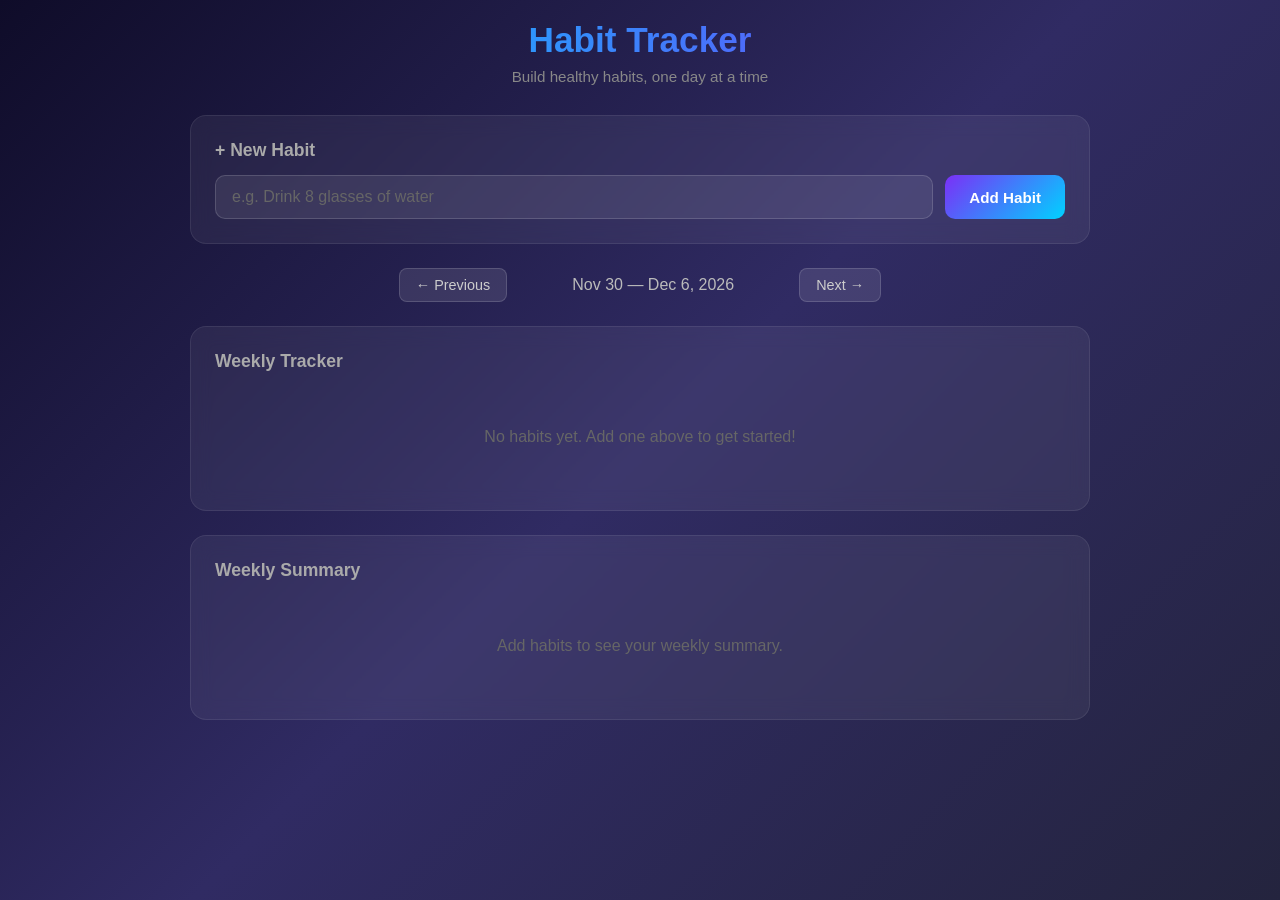
<file: habit-tracker/index.html>
<!DOCTYPE html>
<html lang="en">
<head>
    <meta charset="UTF-8">
    <meta name="viewport" content="width=device-width, initial-scale=1.0">
    <title>Habit Tracker</title>
    <style>
        * { margin: 0; padding: 0; box-sizing: border-box; }

        body {
            font-family: 'Segoe UI', Tahoma, Geneva, Verdana, sans-serif;
            background: linear-gradient(135deg, #0f0c29, #302b63, #24243e);
            color: #e0e0e0;
            min-height: 100vh;
            padding: 20px;
        }

        .container { max-width: 900px; margin: 0 auto; }

        h1 {
            text-align: center;
            font-size: 2.2rem;
            margin-bottom: 8px;
            background: linear-gradient(90deg, #00d2ff, #7b2ff7);
            -webkit-background-clip: text;
            -webkit-text-fill-color: transparent;
        }

        .subtitle {
            text-align: center;
            color: #888;
            margin-bottom: 30px;
            font-size: 0.95rem;
        }

        /* Add Habit Section */
        .add-habit {
            background: rgba(255,255,255,0.06);
            border-radius: 16px;
            padding: 24px;
            margin-bottom: 24px;
            backdrop-filter: blur(10px);
            border: 1px solid rgba(255,255,255,0.08);
        }

        .add-habit h2 {
            font-size: 1.1rem;
            margin-bottom: 14px;
            color: #aaa;
        }

        .add-habit-form {
            display: flex;
            gap: 12px;
            flex-wrap: wrap;
        }

        .add-habit-form input[type="text"] {
            flex: 1;
            min-width: 200px;
            padding: 12px 16px;
            border-radius: 10px;
            border: 1px solid rgba(255,255,255,0.15);
            background: rgba(255,255,255,0.08);
            color: #fff;
            font-size: 1rem;
            outline: none;
            transition: border-color 0.2s;
        }

        .add-habit-form input[type="text"]:focus {
            border-color: #7b2ff7;
        }

        .add-habit-form input[type="text"]::placeholder { color: #666; }

        .btn {
            padding: 12px 24px;
            border-radius: 10px;
            border: none;
            font-size: 0.95rem;
            font-weight: 600;
            cursor: pointer;
            transition: all 0.2s;
        }

        .btn-primary {
            background: linear-gradient(135deg, #7b2ff7, #00d2ff);
            color: #fff;
        }

        .btn-primary:hover { opacity: 0.85; transform: translateY(-1px); }

        .btn-danger {
            background: rgba(255, 70, 70, 0.2);
            color: #ff6b6b;
            border: 1px solid rgba(255, 70, 70, 0.3);
            padding: 6px 12px;
            font-size: 0.8rem;
        }

        .btn-danger:hover { background: rgba(255, 70, 70, 0.35); }

        /* Week Navigation */
        .week-nav {
            display: flex;
            align-items: center;
            justify-content: center;
            gap: 16px;
            margin-bottom: 24px;
        }

        .week-nav button {
            background: rgba(255,255,255,0.1);
            border: 1px solid rgba(255,255,255,0.15);
            color: #ccc;
            padding: 8px 16px;
            border-radius: 8px;
            cursor: pointer;
            font-size: 0.9rem;
            transition: all 0.2s;
        }

        .week-nav button:hover { background: rgba(255,255,255,0.2); }

        .week-nav span {
            font-size: 1rem;
            color: #bbb;
            min-width: 260px;
            text-align: center;
        }

        /* Tracker Table */
        .tracker-card {
            background: rgba(255,255,255,0.06);
            border-radius: 16px;
            padding: 24px;
            margin-bottom: 24px;
            backdrop-filter: blur(10px);
            border: 1px solid rgba(255,255,255,0.08);
            overflow-x: auto;
        }

        .tracker-card h2 {
            font-size: 1.1rem;
            margin-bottom: 16px;
            color: #aaa;
        }

        table {
            width: 100%;
            border-collapse: collapse;
        }

        th, td {
            padding: 12px 8px;
            text-align: center;
            border-bottom: 1px solid rgba(255,255,255,0.06);
        }

        th {
            font-size: 0.8rem;
            text-transform: uppercase;
            letter-spacing: 1px;
            color: #888;
            font-weight: 600;
        }

        th.today-col { color: #00d2ff; }

        td:first-child, th:first-child {
            text-align: left;
            min-width: 160px;
        }

        .habit-name {
            display: flex;
            align-items: center;
            gap: 8px;
        }

        /* Custom Checkbox */
        .check-cell {
            display: flex;
            justify-content: center;
        }

        .habit-check {
            appearance: none;
            width: 28px;
            height: 28px;
            border-radius: 8px;
            border: 2px solid rgba(255,255,255,0.2);
            background: rgba(255,255,255,0.05);
            cursor: pointer;
            transition: all 0.2s;
            position: relative;
        }

        .habit-check:checked {
            background: linear-gradient(135deg, #7b2ff7, #00d2ff);
            border-color: transparent;
        }

        .habit-check:checked::after {
            content: '✓';
            position: absolute;
            top: 50%;
            left: 50%;
            transform: translate(-50%, -50%);
            color: #fff;
            font-size: 16px;
            font-weight: bold;
        }

        .habit-check:hover { border-color: #7b2ff7; }

        /* Summary Card */
        .summary-card {
            background: rgba(255,255,255,0.06);
            border-radius: 16px;
            padding: 24px;
            margin-bottom: 24px;
            backdrop-filter: blur(10px);
            border: 1px solid rgba(255,255,255,0.08);
        }

        .summary-card h2 {
            font-size: 1.1rem;
            margin-bottom: 16px;
            color: #aaa;
        }

        .summary-grid {
            display: grid;
            grid-template-columns: repeat(auto-fill, minmax(220px, 1fr));
            gap: 16px;
        }

        .summary-item {
            background: rgba(255,255,255,0.05);
            border-radius: 12px;
            padding: 16px;
            display: flex;
            flex-direction: column;
            gap: 8px;
        }

        .summary-item .habit-title {
            font-weight: 600;
            font-size: 0.95rem;
        }

        .progress-bar-bg {
            width: 100%;
            height: 8px;
            border-radius: 4px;
            background: rgba(255,255,255,0.1);
            overflow: hidden;
        }

        .progress-bar-fill {
            height: 100%;
            border-radius: 4px;
            transition: width 0.4s ease;
        }

        .fill-100 { background: linear-gradient(90deg, #00d2ff, #28e28a); }
        .fill-high { background: linear-gradient(90deg, #7b2ff7, #00d2ff); }
        .fill-mid { background: linear-gradient(90deg, #f7971e, #ffd200); }
        .fill-low { background: linear-gradient(90deg, #ff416c, #ff4b2b); }

        .summary-stats {
            font-size: 0.85rem;
            color: #999;
        }

        .summary-stats strong { color: #ddd; }

        .empty-state {
            text-align: center;
            padding: 40px;
            color: #666;
            font-size: 1rem;
        }

        /* Overall Score */
        .overall-score {
            text-align: center;
            margin-bottom: 20px;
        }

        .score-circle {
            display: inline-flex;
            align-items: center;
            justify-content: center;
            width: 90px;
            height: 90px;
            border-radius: 50%;
            font-size: 1.6rem;
            font-weight: 700;
            margin-bottom: 8px;
        }

        .overall-label {
            display: block;
            font-size: 0.85rem;
            color: #888;
        }

        @media (max-width: 600px) {
            h1 { font-size: 1.6rem; }
            .add-habit-form { flex-direction: column; }
            .tracker-card { padding: 14px; }
            th, td { padding: 8px 4px; font-size: 0.85rem; }
            .habit-check { width: 24px; height: 24px; }
        }
    </style>
</head>
<body>
    <div class="container">
        <h1>Habit Tracker</h1>
        <p class="subtitle">Build healthy habits, one day at a time</p>

        <!-- Add Habit -->
        <div class="add-habit">
            <h2>+ New Habit</h2>
            <div class="add-habit-form">
                <input type="text" id="habitInput" placeholder="e.g. Drink 8 glasses of water" maxlength="60">
                <button class="btn btn-primary" id="addBtn">Add Habit</button>
            </div>
        </div>

        <!-- Week Navigation -->
        <div class="week-nav">
            <button id="prevWeek">&larr; Previous</button>
            <span id="weekLabel"></span>
            <button id="nextWeek">Next &rarr;</button>
        </div>

        <!-- Tracker Table -->
        <div class="tracker-card">
            <h2>Weekly Tracker</h2>
            <div id="trackerContent"></div>
        </div>

        <!-- Weekly Summary -->
        <div class="summary-card">
            <h2>Weekly Summary</h2>
            <div id="summaryContent"></div>
        </div>
    </div>

    <script>
        const DAYS = ['Mon', 'Tue', 'Wed', 'Thu', 'Fri', 'Sat', 'Sun'];
        const DAY_FULL = ['Monday', 'Tuesday', 'Wednesday', 'Thursday', 'Friday', 'Saturday', 'Sunday'];

        let currentWeekOffset = 0;

        // --- Storage helpers ---
        function getHabits() {
            return JSON.parse(localStorage.getItem('habits') || '[]');
        }

        function saveHabits(habits) {
            localStorage.setItem('habits', JSON.stringify(habits));
        }

        function getCheckKey(weekStart) {
            return 'checks_' + weekStart;
        }

        function getChecks(weekStart) {
            return JSON.parse(localStorage.getItem(getCheckKey(weekStart)) || '{}');
        }

        function saveChecks(weekStart, checks) {
            localStorage.setItem(getCheckKey(weekStart), JSON.stringify(checks));
        }

        // --- Date helpers ---
        function getMonday(date) {
            const d = new Date(date);
            const day = d.getDay();
            const diff = d.getDate() - day + (day === 0 ? -6 : 1);
            d.setDate(diff);
            d.setHours(0, 0, 0, 0);
            return d;
        }

        function getWeekStart(offset) {
            const now = new Date();
            const monday = getMonday(now);
            monday.setDate(monday.getDate() + offset * 7);
            return monday;
        }

        function formatDate(d) {
            return d.toISOString().split('T')[0];
        }

        function formatDateShort(d) {
            const months = ['Jan','Feb','Mar','Apr','May','Jun','Jul','Aug','Sep','Oct','Nov','Dec'];
            return months[d.getMonth()] + ' ' + d.getDate();
        }

        function getDatesOfWeek(weekStart) {
            const dates = [];
            for (let i = 0; i < 7; i++) {
                const d = new Date(weekStart);
                d.setDate(d.getDate() + i);
                dates.push(d);
            }
            return dates;
        }

        function isToday(d) {
            const now = new Date();
            return d.getFullYear() === now.getFullYear() &&
                   d.getMonth() === now.getMonth() &&
                   d.getDate() === now.getDate();
        }

        // --- Render ---
        function render() {
            const weekStart = getWeekStart(currentWeekOffset);
            const weekEnd = new Date(weekStart);
            weekEnd.setDate(weekEnd.getDate() + 6);
            const weekKey = formatDate(weekStart);
            const dates = getDatesOfWeek(weekStart);

            // Week label
            document.getElementById('weekLabel').textContent =
                formatDateShort(weekStart) + ' — ' + formatDateShort(weekEnd) + ', ' + weekEnd.getFullYear();

            const habits = getHabits();
            const checks = getChecks(weekKey);

            renderTracker(habits, checks, dates, weekKey);
            renderSummary(habits, checks, dates);
        }

        function renderTracker(habits, checks, dates, weekKey) {
            const container = document.getElementById('trackerContent');

            if (habits.length === 0) {
                container.innerHTML = '<div class="empty-state">No habits yet. Add one above to get started!</div>';
                return;
            }

            const today = new Date();
            today.setHours(0, 0, 0, 0);

            let html = '<table><thead><tr><th>Habit</th>';
            dates.forEach((d, i) => {
                const cls = isToday(d) ? ' class="today-col"' : '';
                html += `<th${cls}>${DAYS[i]}<br><small>${formatDateShort(d)}</small></th>`;
            });
            html += '<th></th></tr></thead><tbody>';

            habits.forEach(habit => {
                html += '<tr>';
                html += `<td><div class="habit-name"><span>${escapeHtml(habit)}</span></div></td>`;
                dates.forEach(d => {
                    const dateKey = formatDate(d);
                    const checked = checks[habit] && checks[habit][dateKey] ? 'checked' : '';
                    const todayClass = isToday(d) ? 'today-col' : '';
                    html += `<td class="${todayClass}"><div class="check-cell">
                        <input type="checkbox" class="habit-check" 
                            data-habit="${escapeAttr(habit)}" 
                            data-date="${dateKey}" 
                            data-week="${weekKey}" 
                            ${checked}>
                    </div></td>`;
                });
                html += `<td><button class="btn btn-danger" data-delete="${escapeAttr(habit)}">Remove</button></td>`;
                html += '</tr>';
            });

            html += '</tbody></table>';
            container.innerHTML = html;

            // Attach checkbox listeners
            container.querySelectorAll('.habit-check').forEach(cb => {
                cb.addEventListener('change', function() {
                    const habit = this.dataset.habit;
                    const dateKey = this.dataset.date;
                    const wk = this.dataset.week;
                    const currentChecks = getChecks(wk);
                    if (!currentChecks[habit]) currentChecks[habit] = {};
                    currentChecks[habit][dateKey] = this.checked;
                    saveChecks(wk, currentChecks);
                    renderSummary(getHabits(), getChecks(wk), getDatesOfWeek(getWeekStart(currentWeekOffset)));
                });
            });

            // Attach delete listeners
            container.querySelectorAll('[data-delete]').forEach(btn => {
                btn.addEventListener('click', function() {
                    const habit = this.dataset.delete;
                    if (confirm(`Remove "${habit}" from your habits?`)) {
                        const habits = getHabits().filter(h => h !== habit);
                        saveHabits(habits);
                        render();
                    }
                });
            });
        }

        function renderSummary(habits, checks, dates) {
            const container = document.getElementById('summaryContent');

            if (habits.length === 0) {
                container.innerHTML = '<div class="empty-state">Add habits to see your weekly summary.</div>';
                return;
            }

            let totalCompleted = 0;
            let totalPossible = habits.length * 7;
            let summaryItems = [];

            habits.forEach(habit => {
                let count = 0;
                dates.forEach(d => {
                    const dateKey = formatDate(d);
                    if (checks[habit] && checks[habit][dateKey]) count++;
                });
                totalCompleted += count;
                const pct = Math.round((count / 7) * 100);
                summaryItems.push({ habit, count, pct });
            });

            const overallPct = Math.round((totalCompleted / totalPossible) * 100);

            let fillClass = 'fill-low';
            if (overallPct === 100) fillClass = 'fill-100';
            else if (overallPct >= 70) fillClass = 'fill-high';
            else if (overallPct >= 40) fillClass = 'fill-mid';

            let html = `<div class="overall-score">
                <div class="score-circle" style="background: rgba(255,255,255,0.08); border: 3px solid ${
                    overallPct === 100 ? '#28e28a' : overallPct >= 70 ? '#00d2ff' : overallPct >= 40 ? '#ffd200' : '#ff4b2b'
                };">${overallPct}%</div>
                <span class="overall-label">Overall Completion (${totalCompleted} / ${totalPossible})</span>
            </div>`;

            html += '<div class="summary-grid">';
            summaryItems.forEach(item => {
                let cls = 'fill-low';
                if (item.pct === 100) cls = 'fill-100';
                else if (item.pct >= 70) cls = 'fill-high';
                else if (item.pct >= 40) cls = 'fill-mid';

                html += `<div class="summary-item">
                    <span class="habit-title">${escapeHtml(item.habit)}</span>
                    <div class="progress-bar-bg">
                        <div class="progress-bar-fill ${cls}" style="width: ${item.pct}%"></div>
                    </div>
                    <span class="summary-stats"><strong>${item.count}/7</strong> days completed (${item.pct}%)</span>
                </div>`;
            });
            html += '</div>';

            container.innerHTML = html;
        }

        // --- Utility ---
        function escapeHtml(str) {
            const div = document.createElement('div');
            div.textContent = str;
            return div.innerHTML;
        }

        function escapeAttr(str) {
            return str.replace(/&/g, '&amp;').replace(/"/g, '&quot;').replace(/'/g, '&#39;').replace(/</g, '&lt;').replace(/>/g, '&gt;');
        }

        // --- Events ---
        document.getElementById('addBtn').addEventListener('click', addHabit);
        document.getElementById('habitInput').addEventListener('keydown', function(e) {
            if (e.key === 'Enter') addHabit();
        });

        function addHabit() {
            const input = document.getElementById('habitInput');
            const name = input.value.trim();
            if (!name) return;
            const habits = getHabits();
            if (habits.includes(name)) {
                alert('This habit already exists!');
                return;
            }
            habits.push(name);
            saveHabits(habits);
            input.value = '';
            render();
        }

        document.getElementById('prevWeek').addEventListener('click', function() {
            currentWeekOffset--;
            render();
        });

        document.getElementById('nextWeek').addEventListener('click', function() {
            currentWeekOffset++;
            render();
        });

        // Initial render
        render();
    </script>
</body>
</html>
</file>
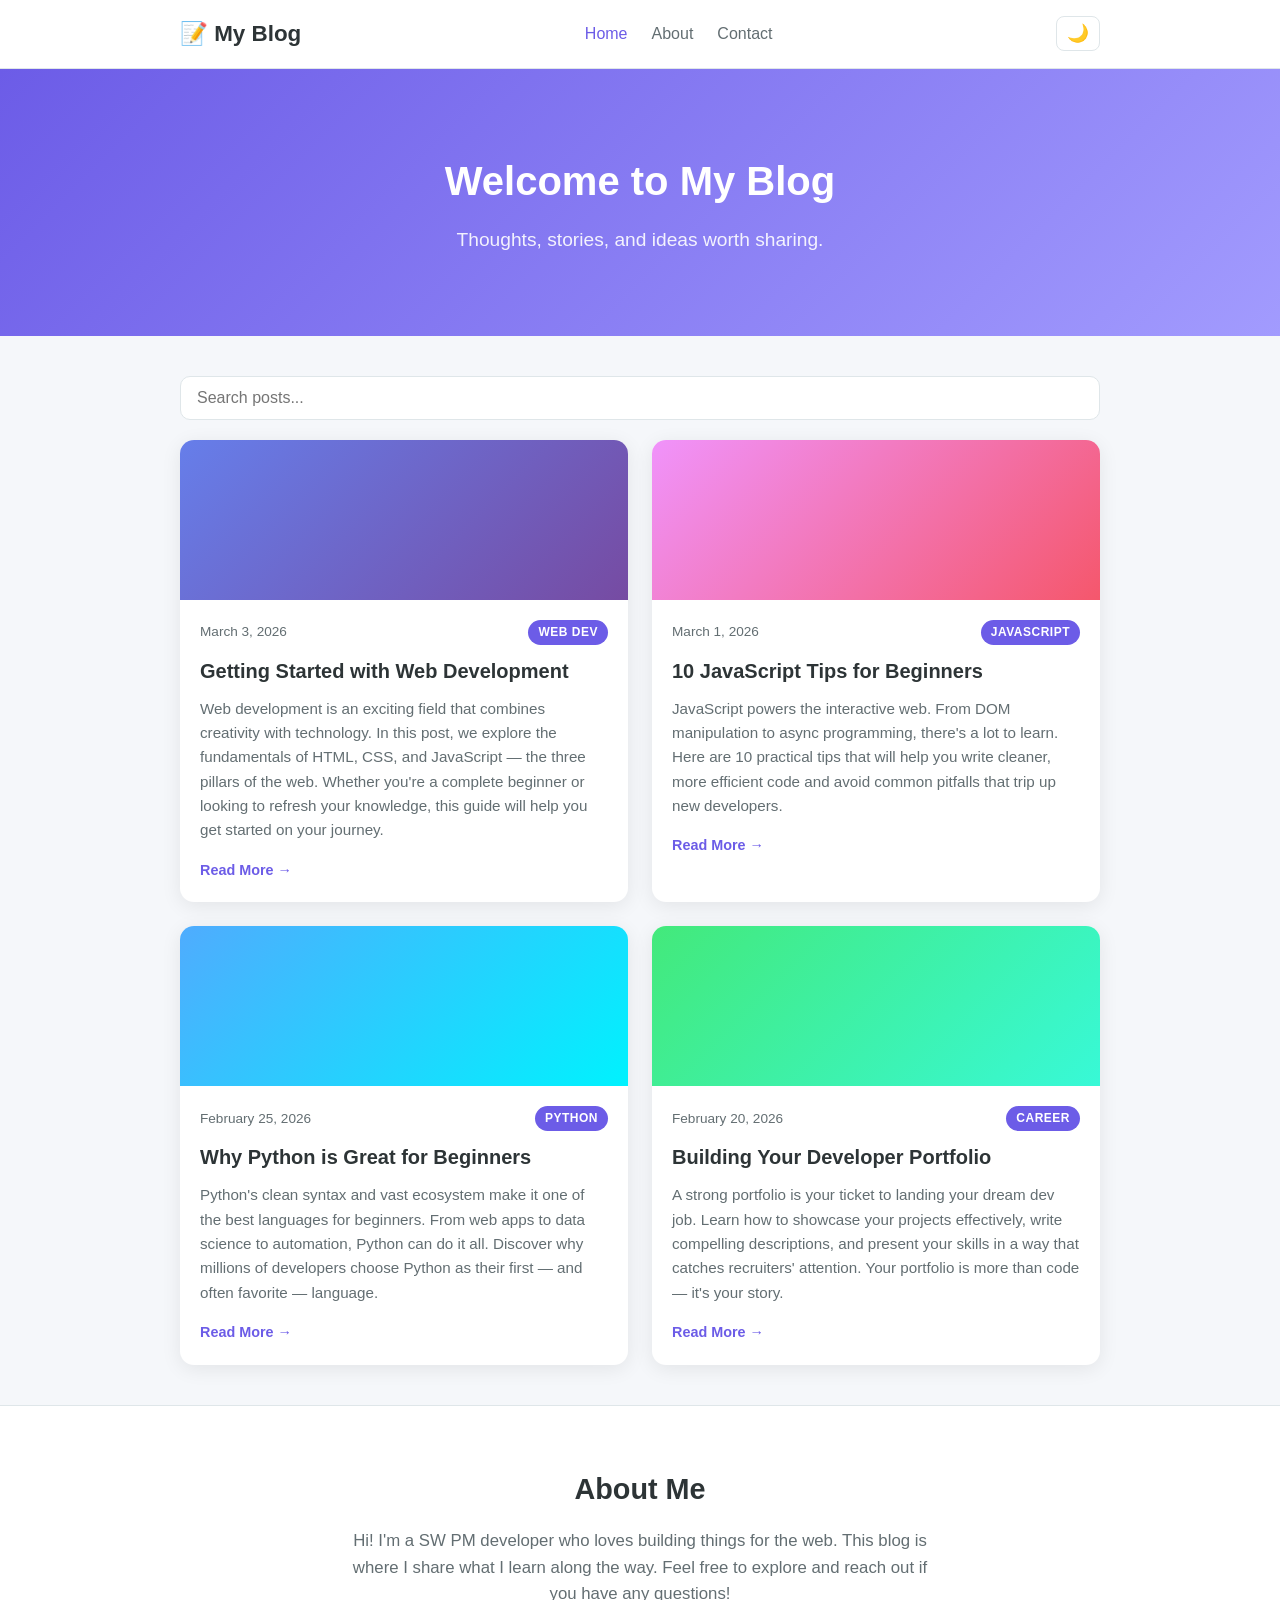
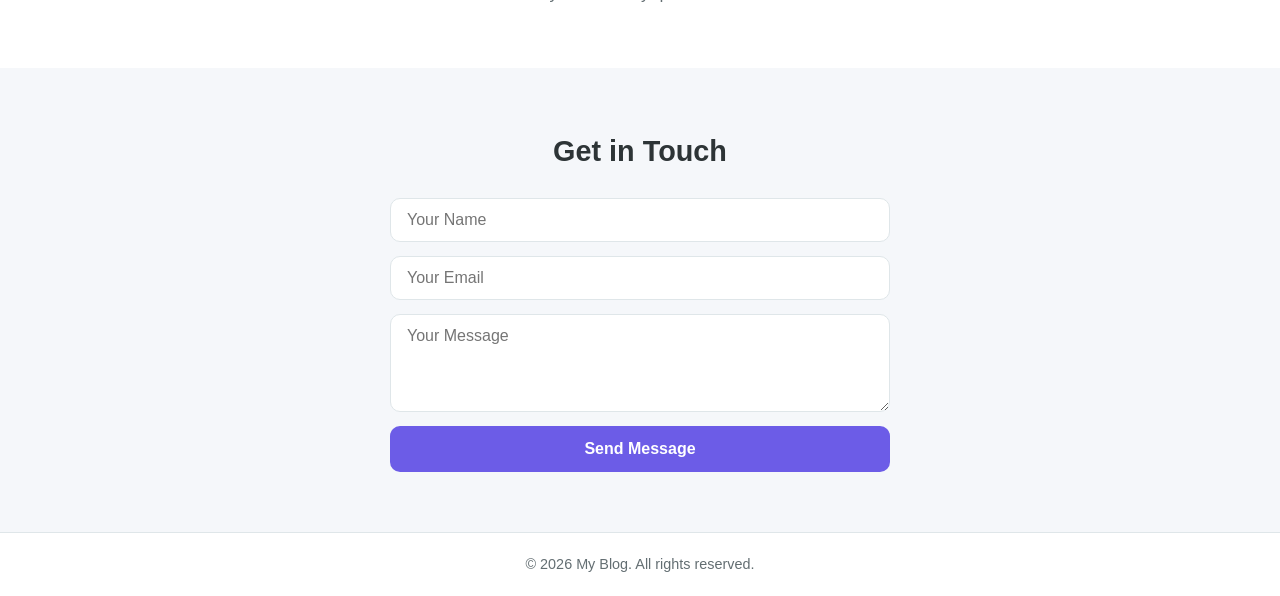
<file: Desktop/ADO MCP DEMO/blog/index.html>
<!DOCTYPE html>
<html lang="en">
<head>
  <meta charset="UTF-8">
  <meta name="viewport" content="width=device-width, initial-scale=1.0">
  <title>My Blog</title>
  <link rel="stylesheet" href="style.css">
</head>
<body>
  <!-- Navigation -->
  <nav class="navbar">
    <div class="container">
      <a href="#" class="logo">📝 My Blog</a>
      <ul class="nav-links">
        <li><a href="#" class="active">Home</a></li>
        <li><a href="#about">About</a></li>
        <li><a href="#contact">Contact</a></li>
      </ul>
      <button class="theme-toggle" id="themeToggle" title="Toggle dark/light mode">🌙</button>
      <button class="menu-btn" id="menuBtn">☰</button>
    </div>
  </nav>

  <!-- Hero Section -->
  <header class="hero">
    <div class="container">
      <h1>Welcome to My Blog</h1>
      <p>Thoughts, stories, and ideas worth sharing.</p>
    </div>
  </header>

  <!-- Main Content -->
  <main class="container main-content">
    <!-- Search Bar -->
    <div class="search-bar">
      <input type="text" id="searchInput" placeholder="Search posts..." />
    </div>

    <!-- Blog Posts -->
    <div class="posts" id="posts">

      <article class="post" data-tags="web,html,css">
        <div class="post-image" style="background: linear-gradient(135deg, #667eea, #764ba2);"></div>
        <div class="post-content">
          <div class="post-meta">
            <span class="date">March 3, 2026</span>
            <span class="tag">Web Dev</span>
          </div>
          <h2>Getting Started with Web Development</h2>
          <p>Web development is an exciting field that combines creativity with technology. In this post, we explore the fundamentals of HTML, CSS, and JavaScript — the three pillars of the web. Whether you're a complete beginner or looking to refresh your knowledge, this guide will help you get started on your journey.</p>
          <a href="#" class="read-more">Read More →</a>
        </div>
      </article>

      <article class="post" data-tags="javascript,programming">
        <div class="post-image" style="background: linear-gradient(135deg, #f093fb, #f5576c);"></div>
        <div class="post-content">
          <div class="post-meta">
            <span class="date">March 1, 2026</span>
            <span class="tag">JavaScript</span>
          </div>
          <h2>10 JavaScript Tips for Beginners</h2>
          <p>JavaScript powers the interactive web. From DOM manipulation to async programming, there's a lot to learn. Here are 10 practical tips that will help you write cleaner, more efficient code and avoid common pitfalls that trip up new developers.</p>
          <a href="#" class="read-more">Read More →</a>
        </div>
      </article>

      <article class="post" data-tags="python,programming">
        <div class="post-image" style="background: linear-gradient(135deg, #4facfe, #00f2fe);"></div>
        <div class="post-content">
          <div class="post-meta">
            <span class="date">February 25, 2026</span>
            <span class="tag">Python</span>
          </div>
          <h2>Why Python is Great for Beginners</h2>
          <p>Python's clean syntax and vast ecosystem make it one of the best languages for beginners. From web apps to data science to automation, Python can do it all. Discover why millions of developers choose Python as their first — and often favorite — language.</p>
          <a href="#" class="read-more">Read More →</a>
        </div>
      </article>

      <article class="post" data-tags="career,tips">
        <div class="post-image" style="background: linear-gradient(135deg, #43e97b, #38f9d7);"></div>
        <div class="post-content">
          <div class="post-meta">
            <span class="date">February 20, 2026</span>
            <span class="tag">Career</span>
          </div>
          <h2>Building Your Developer Portfolio</h2>
          <p>A strong portfolio is your ticket to landing your dream dev job. Learn how to showcase your projects effectively, write compelling descriptions, and present your skills in a way that catches recruiters' attention. Your portfolio is more than code — it's your story.</p>
          <a href="#" class="read-more">Read More →</a>
        </div>
      </article>

    </div>
  </main>

  <!-- About Section -->
  <section id="about" class="about">
    <div class="container">
      <h2>About Me</h2>
      <p>Hi! I'm a SW PM developer who loves building things for the web. This blog is where I share what I learn along the way. Feel free to explore and reach out if you have any questions!</p>
    </div>
  </section>

  <!-- Contact Section -->
  <section id="contact" class="contact">
    <div class="container">
      <h2>Get in Touch</h2>
      <form id="contactForm">
        <input type="text" placeholder="Your Name" required />
        <input type="email" placeholder="Your Email" required />
        <textarea placeholder="Your Message" rows="4" required></textarea>
        <button type="submit">Send Message</button>
      </form>
    </div>
  </section>

  <!-- Footer -->
  <footer class="footer">
    <div class="container">
      <p>&copy; 2026 My Blog. All rights reserved.</p>
    </div>
  </footer>

  <script src="script.js"></script>
</body>
</html>
</file>
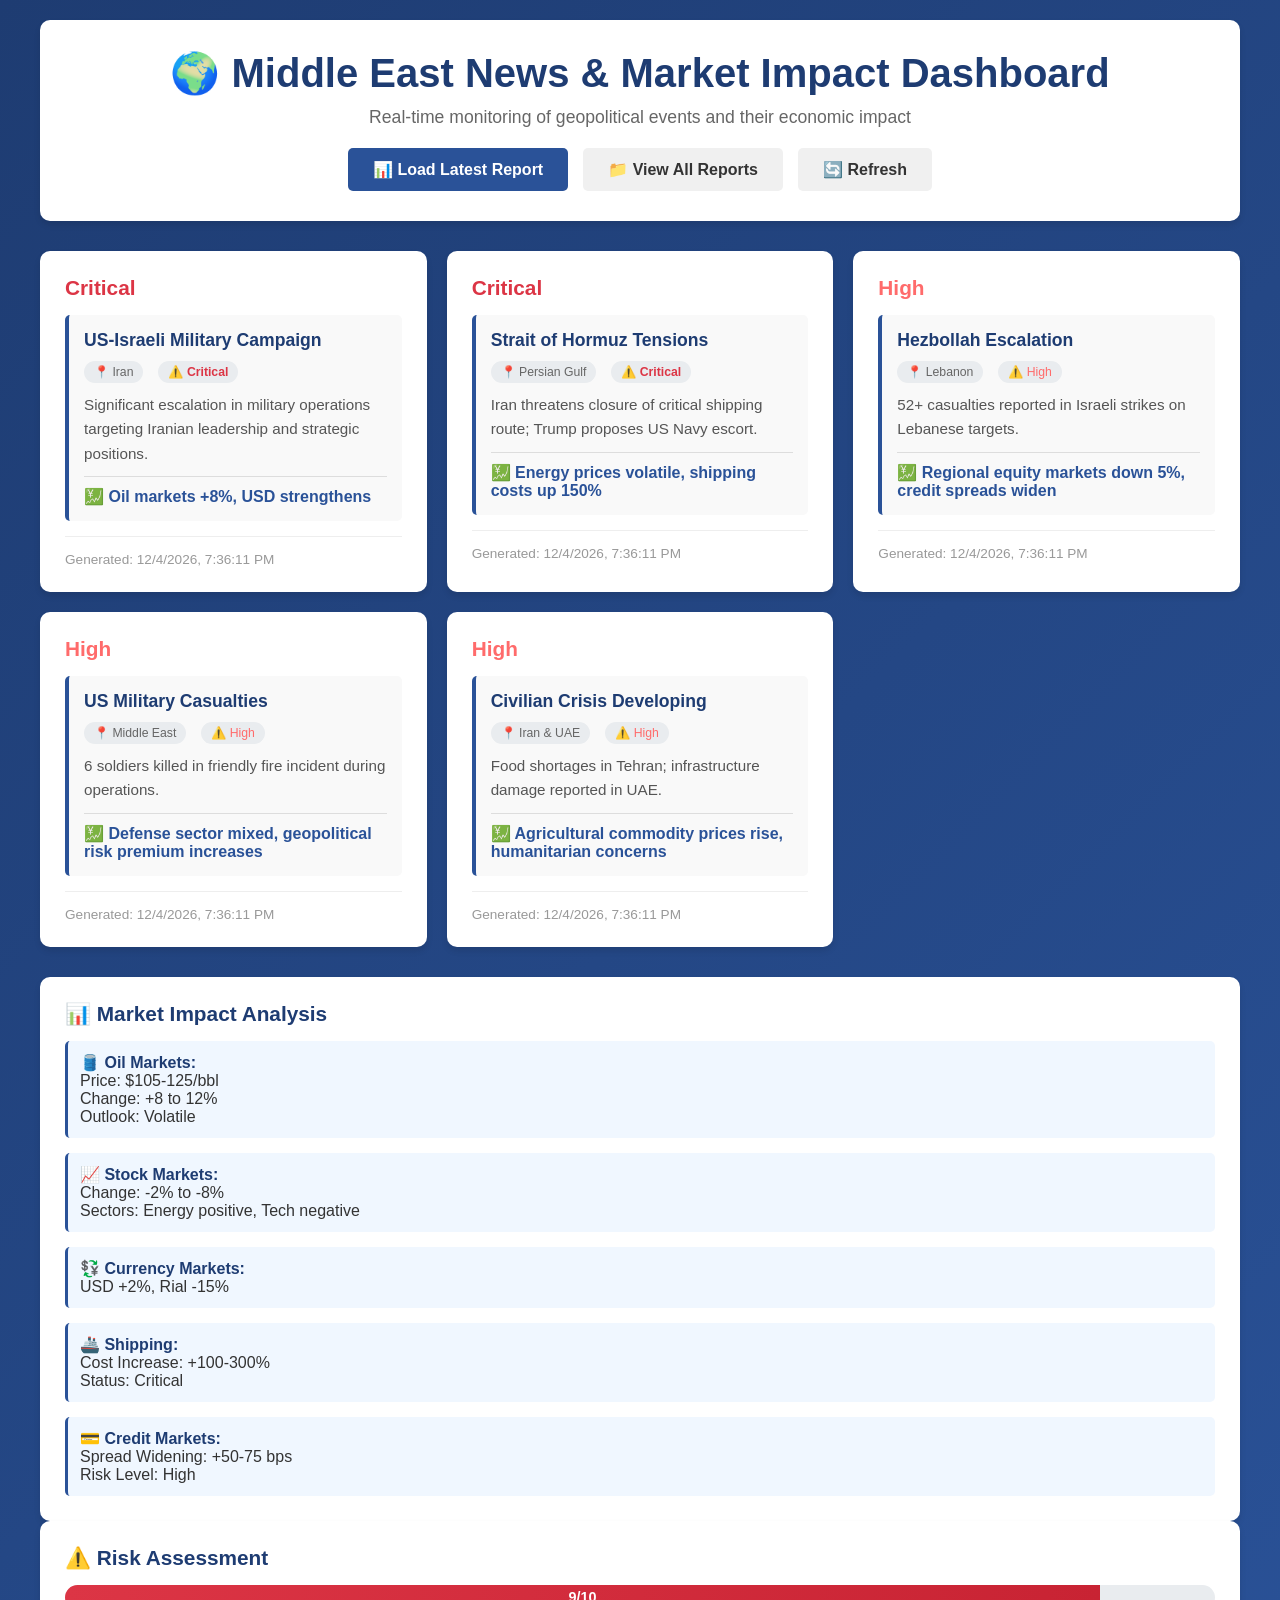
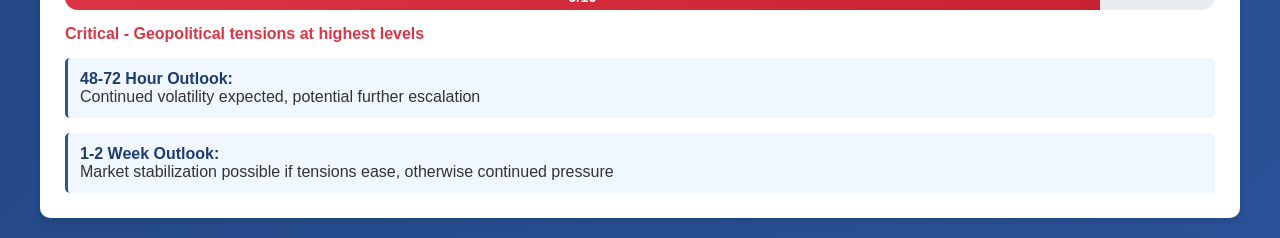
<file: dashboard.html>
<!DOCTYPE html>
<html lang="en">
<head>
    <meta charset="UTF-8">
    <meta name="viewport" content="width=device-width, initial-scale=1.0">
    <title>Middle East News & Market Impact Dashboard</title>
    <style>
        * {
            margin: 0;
            padding: 0;
            box-sizing: border-box;
        }
        
        body {
            font-family: 'Segoe UI', Tahoma, Geneva, Verdana, sans-serif;
            background: linear-gradient(135deg, #1e3c72 0%, #2a5298 100%);
            color: #333;
            min-height: 100vh;
            padding: 20px;
        }
        
        .container {
            max-width: 1200px;
            margin: 0 auto;
        }
        
        header {
            background: white;
            padding: 30px;
            border-radius: 10px;
            box-shadow: 0 4px 6px rgba(0,0,0,0.1);
            margin-bottom: 30px;
            text-align: center;
        }
        
        header h1 {
            color: #1e3c72;
            font-size: 2.5em;
            margin-bottom: 10px;
        }
        
        header p {
            color: #666;
            font-size: 1.1em;
        }
        
        .controls {
            display: flex;
            gap: 15px;
            justify-content: center;
            margin-top: 20px;
            flex-wrap: wrap;
        }
        
        button {
            padding: 12px 25px;
            border: none;
            border-radius: 5px;
            cursor: pointer;
            font-size: 1em;
            font-weight: 600;
            transition: all 0.3s ease;
        }
        
        .btn-primary {
            background: #2a5298;
            color: white;
        }
        
        .btn-primary:hover {
            background: #1e3c72;
            transform: translateY(-2px);
            box-shadow: 0 4px 12px rgba(42, 82, 152, 0.3);
        }
        
        .btn-secondary {
            background: #f0f0f0;
            color: #333;
        }
        
        .btn-secondary:hover {
            background: #e0e0e0;
        }
        
        .dashboard {
            display: grid;
            grid-template-columns: repeat(auto-fit, minmax(350px, 1fr));
            gap: 20px;
            margin-bottom: 30px;
        }
        
        .card {
            background: white;
            border-radius: 10px;
            padding: 25px;
            box-shadow: 0 4px 6px rgba(0,0,0,0.1);
            transition: all 0.3s ease;
        }
        
        .card:hover {
            transform: translateY(-5px);
            box-shadow: 0 8px 15px rgba(0,0,0,0.2);
        }
        
        .card h2 {
            color: #1e3c72;
            font-size: 1.3em;
            margin-bottom: 15px;
            display: flex;
            align-items: center;
            gap: 10px;
        }
        
        .severity-critical {
            color: #dc3545;
            font-weight: bold;
        }
        
        .severity-high {
            color: #ff6b6b;
        }
        
        .severity-medium {
            color: #ffc107;
        }
        
        .severity-low {
            color: #28a745;
        }
        
        .story {
            border-left: 4px solid #2a5298;
            padding: 15px;
            margin-bottom: 15px;
            background: #f9f9f9;
            border-radius: 5px;
        }
        
        .story h3 {
            color: #1e3c72;
            margin-bottom: 8px;
            font-size: 1.1em;
        }
        
        .story-meta {
            display: flex;
            gap: 15px;
            font-size: 0.9em;
            color: #666;
            margin: 10px 0;
            flex-wrap: wrap;
        }
        
        .tag {
            background: #e9ecef;
            padding: 4px 10px;
            border-radius: 20px;
            font-size: 0.85em;
        }
        
        .story p {
            color: #555;
            line-height: 1.6;
            font-size: 0.95em;
        }
        
        .market-impact {
            display: grid;
            gap: 15px;
        }
        
        .impact-item {
            padding: 12px;
            background: #f0f7ff;
            border-left: 3px solid #2a5298;
            border-radius: 5px;
        }
        
        .impact-item strong {
            color: #1e3c72;
        }
        
        .risk-meter {
            width: 100%;
            height: 25px;
            background: #e9ecef;
            border-radius: 15px;
            overflow: hidden;
            margin: 10px 0;
        }
        
        .risk-level {
            height: 100%;
            display: flex;
            align-items: center;
            justify-content: center;
            color: white;
            font-weight: bold;
            font-size: 0.9em;
        }
        
        .risk-critical {
            width: 90%;
            background: linear-gradient(90deg, #dc3545, #c82333);
        }
        
        .risk-high {
            width: 75%;
            background: linear-gradient(90deg, #ff6b6b, #ff5252);
        }
        
        .risk-medium {
            width: 60%;
            background: linear-gradient(90deg, #ffc107, #ffb300);
        }
        
        .risk-low {
            width: 40%;
            background: linear-gradient(90deg, #28a745, #20c997);
        }
        
        .timestamp {
            color: #999;
            font-size: 0.85em;
            margin-top: 15px;
            padding-top: 15px;
            border-top: 1px solid #eee;
        }
        
        .reports-list {
            background: white;
            border-radius: 10px;
            padding: 25px;
            box-shadow: 0 4px 6px rgba(0,0,0,0.1);
        }
        
        .reports-list h2 {
            color: #1e3c72;
            margin-bottom: 20px;
        }
        
        .report-item {
            padding: 15px;
            border: 1px solid #eee;
            border-radius: 5px;
            margin-bottom: 10px;
            display: flex;
            justify-content: space-between;
            align-items: center;
        }
        
        .report-item:hover {
            background: #f9f9f9;
        }
        
        .report-date {
            color: #1e3c72;
            font-weight: bold;
        }
        
        .report-status {
            padding: 5px 12px;
            border-radius: 20px;
            font-size: 0.85em;
            font-weight: 600;
        }
        
        .status-ready {
            background: #d4edda;
            color: #155724;
        }
        
        .status-pending {
            background: #fff3cd;
            color: #856404;
        }
        
        .empty-state {
            text-align: center;
            padding: 40px;
            color: #999;
        }
        
        @media (max-width: 768px) {
            header h1 {
                font-size: 1.8em;
            }
            
            .dashboard {
                grid-template-columns: 1fr;
            }
            
            .controls {
                flex-direction: column;
            }
            
            button {
                width: 100%;
            }
        }
    </style>
</head>
<body>
    <div class="container">
        <header>
            <h1>🌍 Middle East News & Market Impact Dashboard</h1>
            <p>Real-time monitoring of geopolitical events and their economic impact</p>
            <div class="controls">
                <button class="btn-primary" onclick="loadLatestReport()">📊 Load Latest Report</button>
                <button class="btn-secondary" onclick="loadAllReports()">📁 View All Reports</button>
                <button class="btn-secondary" onclick="refreshDashboard()">🔄 Refresh</button>
            </div>
        </header>
        
        <div id="content">
            <div class="empty-state">
                <p>Click "Load Latest Report" to see today's news summary and market impact analysis</p>
            </div>
        </div>
    </div>
    
    <script>
        // Sample data - Replace with actual data from your reports
        const sampleData = {
            date: new Date().toISOString().split('T')[0],
            generated: new Date().toLocaleString(),
            topStories: [
                {
                    id: 1,
                    headline: "US-Israeli Military Campaign",
                    region: "Iran",
                    severity: "Critical",
                    summary: "Significant escalation in military operations targeting Iranian leadership and strategic positions.",
                    impact: "Oil markets +8%, USD strengthens"
                },
                {
                    id: 2,
                    headline: "Strait of Hormuz Tensions",
                    region: "Persian Gulf",
                    severity: "Critical",
                    summary: "Iran threatens closure of critical shipping route; Trump proposes US Navy escort.",
                    impact: "Energy prices volatile, shipping costs up 150%"
                },
                {
                    id: 3,
                    headline: "Hezbollah Escalation",
                    region: "Lebanon",
                    severity: "High",
                    summary: "52+ casualties reported in Israeli strikes on Lebanese targets.",
                    impact: "Regional equity markets down 5%, credit spreads widen"
                },
                {
                    id: 4,
                    headline: "US Military Casualties",
                    region: "Middle East",
                    severity: "High",
                    summary: "6 soldiers killed in friendly fire incident during operations.",
                    impact: "Defense sector mixed, geopolitical risk premium increases"
                },
                {
                    id: 5,
                    headline: "Civilian Crisis Developing",
                    region: "Iran & UAE",
                    severity: "High",
                    summary: "Food shortages in Tehran; infrastructure damage reported in UAE.",
                    impact: "Agricultural commodity prices rise, humanitarian concerns"
                }
            ],
            marketImpact: {
                oil: { price: "$105-125/bbl", change: "+8 to 12%", outlook: "Volatile" },
                stocks: { change: "-2% to -8%", sectors: "Energy positive, Tech negative" },
                currencies: { change: "USD +2%, Rial -15%" },
                shipping: { costIncrease: "+100-300%", status: "Critical" },
                credit: { spread: "+50-75 bps", riskLevel: "High" }
            },
            riskAssessment: {
                level: 9,
                description: "Critical - Geopolitical tensions at highest levels",
                outlook48h: "Continued volatility expected, potential further escalation",
                outlook1w: "Market stabilization possible if tensions ease, otherwise continued pressure"
            }
        };
        
        function loadLatestReport() {
            const html = `
                <div class="dashboard">
                    ${sampleData.topStories.map(story => `
                        <div class="card">
                            <h2>
                                <span class="severity-${story.severity.toLowerCase()}">${story.severity}</span>
                            </h2>
                            <div class="story">
                                <h3>${story.headline}</h3>
                                <div class="story-meta">
                                    <span class="tag">📍 ${story.region}</span>
                                    <span class="tag severity-${story.severity.toLowerCase()}">⚠️ ${story.severity}</span>
                                </div>
                                <p>${story.summary}</p>
                                <div style="margin-top: 10px; padding-top: 10px; border-top: 1px solid #ddd; color: #2a5298; font-weight: 600;">
                                    💹 ${story.impact}
                                </div>
                            </div>
                            <div class="timestamp">Generated: ${sampleData.generated}</div>
                        </div>
                    `).join('')}
                </div>
                
                <div class="card">
                    <h2>📊 Market Impact Analysis</h2>
                    <div class="market-impact">
                        <div class="impact-item">
                            <strong>🛢️ Oil Markets:</strong><br/>
                            Price: ${sampleData.marketImpact.oil.price}<br/>
                            Change: ${sampleData.marketImpact.oil.change}<br/>
                            Outlook: ${sampleData.marketImpact.oil.outlook}
                        </div>
                        <div class="impact-item">
                            <strong>📈 Stock Markets:</strong><br/>
                            Change: ${sampleData.marketImpact.stocks.change}<br/>
                            Sectors: ${sampleData.marketImpact.stocks.sectors}
                        </div>
                        <div class="impact-item">
                            <strong>💱 Currency Markets:</strong><br/>
                            ${sampleData.marketImpact.currencies.change}
                        </div>
                        <div class="impact-item">
                            <strong>🚢 Shipping:</strong><br/>
                            Cost Increase: ${sampleData.marketImpact.shipping.costIncrease}<br/>
                            Status: ${sampleData.marketImpact.shipping.status}
                        </div>
                        <div class="impact-item">
                            <strong>💳 Credit Markets:</strong><br/>
                            Spread Widening: ${sampleData.marketImpact.credit.spread}<br/>
                            Risk Level: ${sampleData.marketImpact.credit.riskLevel}
                        </div>
                    </div>
                </div>
                
                <div class="card">
                    <h2>⚠️ Risk Assessment</h2>
                    <div class="risk-meter">
                        <div class="risk-level risk-critical" style="width: ${sampleData.riskAssessment.level * 10}%">
                            ${sampleData.riskAssessment.level}/10
                        </div>
                    </div>
                    <p style="margin-top: 15px; color: #dc3545; font-weight: bold;">
                        ${sampleData.riskAssessment.description}
                    </p>
                    <div class="market-impact" style="margin-top: 15px;">
                        <div class="impact-item">
                            <strong>48-72 Hour Outlook:</strong><br/>
                            ${sampleData.riskAssessment.outlook48h}
                        </div>
                        <div class="impact-item">
                            <strong>1-2 Week Outlook:</strong><br/>
                            ${sampleData.riskAssessment.outlook1w}
                        </div>
                    </div>
                </div>
            `;
            document.getElementById('content').innerHTML = html;
        }
        
        function loadAllReports() {
            const reports = [
                { date: new Date().toISOString().split('T')[0], status: 'Ready' },
                { date: new Date(Date.now() - 86400000).toISOString().split('T')[0], status: 'Ready' },
                { date: new Date(Date.now() - 172800000).toISOString().split('T')[0], status: 'Ready' }
            ];
            
            const html = `
                <div class="reports-list">
                    <h2>📋 All Reports</h2>
                    ${reports.map(report => `
                        <div class="report-item">
                            <div>
                                <div class="report-date">${report.date}</div>
                                <small style="color: #999;">Middle East Daily News & Market Impact</small>
                            </div>
                            <div style="display: flex; gap: 10px; align-items: center;">
                                <span class="report-status status-${report.status.toLowerCase()}">${report.status}</span>
                                <button class="btn-secondary" onclick="alert('Download: MIDDLE_EAST_DAILY_REPORT_${report.date}.md')">📥 Download</button>
                            </div>
                        </div>
                    `).join('')}
                </div>
            `;
            document.getElementById('content').innerHTML = html;
        }
        
        function refreshDashboard() {
            loadLatestReport();
        }
        
        // Load latest report on page load
        window.addEventListener('load', loadLatestReport);
    </script>
</body>
</html>
</file>
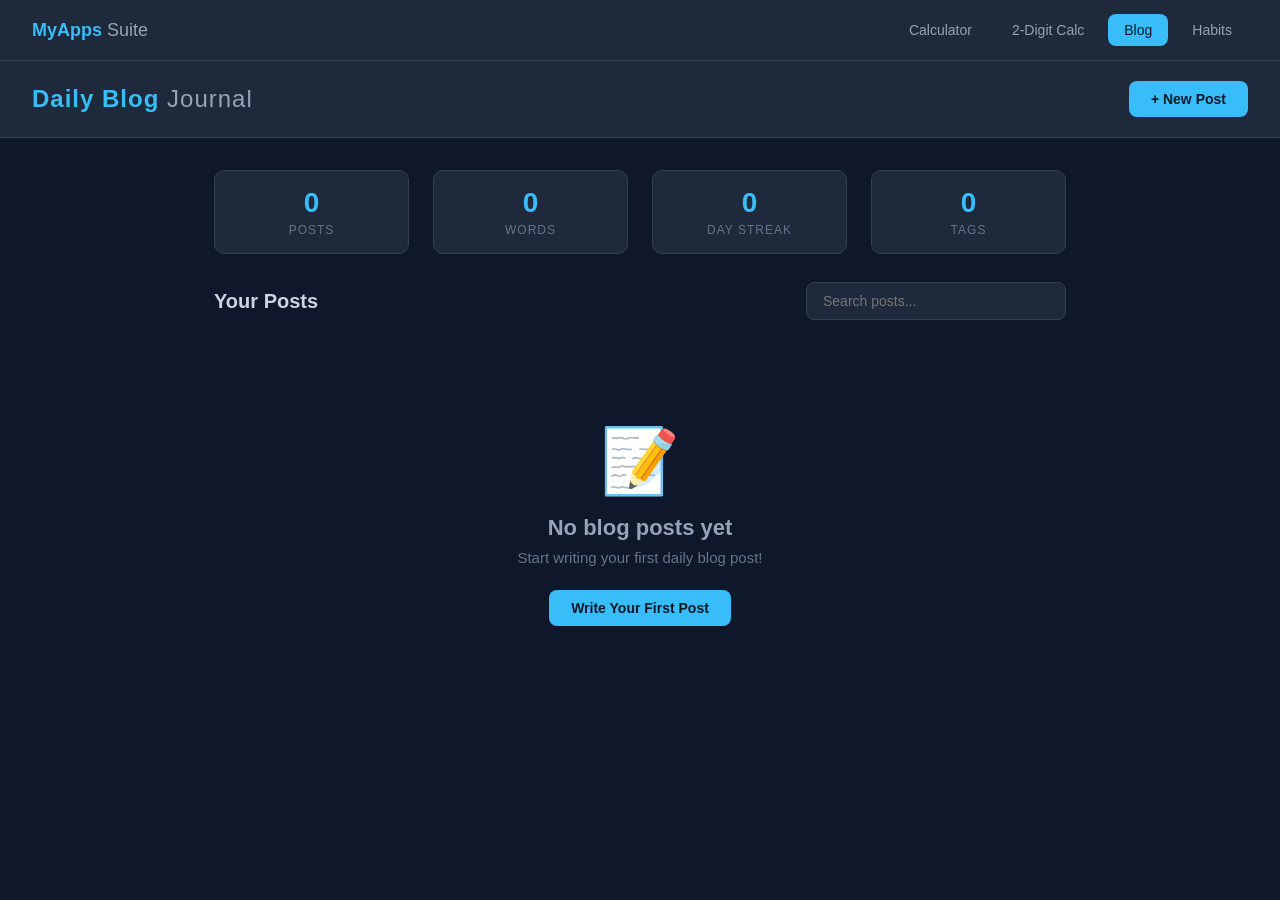
<file: Desktop/ADO MCP DEMO/calculator/blog.html>
<!DOCTYPE html>
<html lang="en">
<head>
  <meta charset="UTF-8">
  <meta name="viewport" content="width=device-width, initial-scale=1.0">
  <title>Daily Blog</title>
  <style>
    * { margin: 0; padding: 0; box-sizing: border-box; }

    body {
      background: #0f172a;
      color: #e2e8f0;
      font-family: 'Segoe UI', Tahoma, Geneva, Verdana, sans-serif;
      min-height: 100vh;
    }

    /* ── Nav ── */
    .site-nav {
      background: #1e293b;
      border-bottom: 1px solid #334155;
      padding: 14px 32px;
      display: flex;
      justify-content: space-between;
      align-items: center;
      z-index: 200;
    }
    .site-nav .brand { color: #38bdf8; font-size: 18px; font-weight: 700; text-decoration: none; }
    .site-nav .brand span { color: #94a3b8; font-weight: 400; }
    .nav-links { display: flex; gap: 8px; }
    .nav-links a {
      color: #94a3b8; text-decoration: none; padding: 8px 16px;
      border-radius: 8px; font-size: 14px; font-weight: 500;
      transition: background 0.2s, color 0.2s;
    }
    .nav-links a:hover { background: #334155; color: #e2e8f0; }
    .nav-links a.active { background: #38bdf8; color: #0f172a; }

    /* ── Header ── */
    header {
      background: #1e293b;
      border-bottom: 1px solid #334155;
      padding: 20px 32px;
      display: flex;
      justify-content: space-between;
      align-items: center;
      position: sticky;
      top: 0;
      z-index: 100;
    }

    header h1 {
      font-size: 24px;
      color: #38bdf8;
      letter-spacing: 1px;
    }

    header h1 span {
      color: #94a3b8;
      font-weight: 400;
    }

    .header-actions {
      display: flex;
      gap: 12px;
      align-items: center;
    }

    /* ── Buttons ── */
    .btn {
      padding: 10px 22px;
      border: none;
      border-radius: 8px;
      font-size: 14px;
      font-weight: 600;
      cursor: pointer;
      transition: background 0.2s, transform 0.1s;
      font-family: inherit;
    }

    .btn:active { transform: scale(0.97); }

    .btn-primary {
      background: #38bdf8;
      color: #0f172a;
    }
    .btn-primary:hover { background: #7dd3fc; }

    .btn-secondary {
      background: #334155;
      color: #e2e8f0;
    }
    .btn-secondary:hover { background: #475569; }

    .btn-danger {
      background: #ef4444;
      color: #fff;
    }
    .btn-danger:hover { background: #f87171; }

    .btn-success {
      background: #10b981;
      color: #fff;
    }
    .btn-success:hover { background: #34d399; }

    .btn-sm {
      padding: 6px 14px;
      font-size: 12px;
    }

    /* ── Layout ── */
    .container {
      max-width: 900px;
      margin: 0 auto;
      padding: 32px 24px;
    }

    /* ── Blog List View ── */
    .blog-list-header {
      display: flex;
      justify-content: space-between;
      align-items: center;
      margin-bottom: 24px;
    }

    .blog-list-header h2 {
      color: #cbd5e1;
      font-size: 20px;
    }

    .search-bar {
      padding: 10px 16px;
      border-radius: 8px;
      border: 1px solid #334155;
      background: #1e293b;
      color: #e2e8f0;
      font-size: 14px;
      outline: none;
      width: 260px;
      font-family: inherit;
    }

    .search-bar:focus {
      border-color: #38bdf8;
    }

    .empty-state {
      text-align: center;
      padding: 80px 20px;
      color: #64748b;
    }

    .empty-state .icon {
      font-size: 64px;
      margin-bottom: 16px;
    }

    .empty-state h3 {
      font-size: 22px;
      margin-bottom: 8px;
      color: #94a3b8;
    }

    .empty-state p {
      margin-bottom: 24px;
      font-size: 15px;
    }

    /* ── Blog Cards ── */
    .blog-card {
      background: #1e293b;
      border: 1px solid #334155;
      border-radius: 12px;
      padding: 24px;
      margin-bottom: 16px;
      cursor: pointer;
      transition: border-color 0.2s, transform 0.15s;
    }

    .blog-card:hover {
      border-color: #38bdf8;
      transform: translateY(-2px);
    }

    .blog-card .card-date {
      color: #38bdf8;
      font-size: 12px;
      font-weight: 600;
      text-transform: uppercase;
      letter-spacing: 1px;
      margin-bottom: 8px;
    }

    .blog-card .card-title {
      color: #f1f5f9;
      font-size: 20px;
      font-weight: 700;
      margin-bottom: 8px;
    }

    .blog-card .card-preview {
      color: #94a3b8;
      font-size: 14px;
      line-height: 1.6;
      display: -webkit-box;
      -webkit-line-clamp: 3;
      -webkit-box-orient: vertical;
      overflow: hidden;
    }

    .blog-card .card-footer {
      display: flex;
      justify-content: space-between;
      align-items: center;
      margin-top: 16px;
      padding-top: 12px;
      border-top: 1px solid #334155;
    }

    .blog-card .card-tags {
      display: flex;
      gap: 8px;
      flex-wrap: wrap;
    }

    .tag {
      background: #334155;
      color: #94a3b8;
      padding: 3px 10px;
      border-radius: 20px;
      font-size: 11px;
      font-weight: 500;
    }

    .card-actions {
      display: flex;
      gap: 8px;
    }

    .card-actions button {
      background: none;
      border: none;
      color: #64748b;
      cursor: pointer;
      font-size: 16px;
      padding: 4px 8px;
      border-radius: 4px;
      transition: color 0.2s, background 0.2s;
    }

    .card-actions button:hover {
      color: #e2e8f0;
      background: #334155;
    }

    .card-actions button.delete-btn:hover {
      color: #ef4444;
    }

    /* ── Editor View ── */
    .editor-view {
      display: none;
    }

    .editor-header {
      display: flex;
      justify-content: space-between;
      align-items: center;
      margin-bottom: 24px;
    }

    .editor-header h2 {
      color: #cbd5e1;
      font-size: 20px;
    }

    .editor-actions {
      display: flex;
      gap: 10px;
    }

    .form-group {
      margin-bottom: 20px;
    }

    .form-group label {
      display: block;
      color: #94a3b8;
      font-size: 13px;
      font-weight: 600;
      text-transform: uppercase;
      letter-spacing: 1px;
      margin-bottom: 8px;
    }

    .form-group input,
    .form-group textarea {
      width: 100%;
      padding: 12px 16px;
      border-radius: 8px;
      border: 1px solid #334155;
      background: #1e293b;
      color: #e2e8f0;
      font-size: 15px;
      font-family: inherit;
      outline: none;
      transition: border-color 0.2s;
    }

    .form-group input:focus,
    .form-group textarea:focus {
      border-color: #38bdf8;
    }

    .form-group input.title-input {
      font-size: 24px;
      font-weight: 700;
      padding: 16px;
    }

    .form-group textarea {
      min-height: 400px;
      line-height: 1.8;
      resize: vertical;
    }

    .form-group .hint {
      color: #64748b;
      font-size: 12px;
      margin-top: 6px;
    }

    /* ── Read View ── */
    .read-view {
      display: none;
    }

    .read-header {
      margin-bottom: 32px;
    }

    .read-header .back-link {
      color: #38bdf8;
      font-size: 14px;
      cursor: pointer;
      display: inline-flex;
      align-items: center;
      gap: 6px;
      margin-bottom: 20px;
      border: none;
      background: none;
      font-family: inherit;
    }

    .read-header .back-link:hover {
      color: #7dd3fc;
    }

    .read-header .read-date {
      color: #38bdf8;
      font-size: 13px;
      font-weight: 600;
      text-transform: uppercase;
      letter-spacing: 1px;
      margin-bottom: 12px;
    }

    .read-header h2 {
      color: #f1f5f9;
      font-size: 32px;
      font-weight: 700;
      line-height: 1.3;
    }

    .read-tags {
      display: flex;
      gap: 8px;
      margin-top: 16px;
      flex-wrap: wrap;
    }

    .read-body {
      color: #cbd5e1;
      font-size: 16px;
      line-height: 2;
      white-space: pre-wrap;
      word-wrap: break-word;
    }

    .read-footer {
      margin-top: 40px;
      padding-top: 20px;
      border-top: 1px solid #334155;
      display: flex;
      gap: 12px;
    }

    /* ── Toast ── */
    .toast {
      position: fixed;
      bottom: 24px;
      right: 24px;
      background: #10b981;
      color: #fff;
      padding: 14px 24px;
      border-radius: 8px;
      font-size: 14px;
      font-weight: 600;
      box-shadow: 0 8px 30px rgba(0, 0, 0, 0.3);
      transform: translateY(100px);
      opacity: 0;
      transition: transform 0.3s, opacity 0.3s;
      z-index: 200;
    }

    .toast.show {
      transform: translateY(0);
      opacity: 1;
    }

    /* ── Stats Bar ── */
    .stats-bar {
      display: flex;
      gap: 24px;
      margin-bottom: 28px;
      flex-wrap: wrap;
    }

    .stat {
      background: #1e293b;
      border: 1px solid #334155;
      border-radius: 10px;
      padding: 16px 24px;
      flex: 1;
      min-width: 140px;
      text-align: center;
    }

    .stat .stat-value {
      font-size: 28px;
      font-weight: 700;
      color: #38bdf8;
    }

    .stat .stat-label {
      font-size: 12px;
      color: #64748b;
      text-transform: uppercase;
      letter-spacing: 1px;
      margin-top: 4px;
    }

    /* ── Responsive ── */
    @media (max-width: 600px) {
      .site-nav {
        flex-direction: column;
        gap: 10px;
        text-align: center;
      }

      header {
        flex-direction: column;
        gap: 12px;
        text-align: center;
      }

      .blog-list-header {
        flex-direction: column;
        gap: 12px;
      }

      .search-bar {
        width: 100%;
      }

      .stats-bar {
        flex-direction: column;
      }

      .editor-header {
        flex-direction: column;
        gap: 12px;
      }
    }
  </style>
</head>
<body>

  <nav class="site-nav">
    <a class="brand" href="index.html">MyApps <span>Suite</span></a>
    <div class="nav-links">
      <a href="index.html">Calculator</a>
      <a href="two-digit-calculator.html">2-Digit Calc</a>
      <a href="blog.html" class="active">Blog</a>
      <a href="habit-tracker.html">Habits</a>
    </div>
  </nav>

  <header>
    <h1>Daily Blog <span>Journal</span></h1>
    <div class="header-actions">
      <button class="btn btn-primary" onclick="showEditor()">+ New Post</button>
    </div>
  </header>

  <!-- ── Blog List View ── -->
  <div class="container list-view" id="listView">
    <div class="stats-bar" id="statsBar"></div>

    <div class="blog-list-header">
      <h2>Your Posts</h2>
      <input type="text" class="search-bar" id="searchInput" placeholder="Search posts..." oninput="renderPosts()">
    </div>

    <div id="postsContainer"></div>
  </div>

  <!-- ── Editor View ── -->
  <div class="container editor-view" id="editorView">
    <div class="editor-header">
      <h2 id="editorTitle">New Blog Post</h2>
      <div class="editor-actions">
        <button class="btn btn-secondary" onclick="showList()">Cancel</button>
        <button class="btn btn-success" onclick="savePost()">Save Post</button>
      </div>
    </div>

    <div class="form-group">
      <label>Title</label>
      <input type="text" class="title-input" id="postTitle" placeholder="Give your post a title...">
    </div>

    <div class="form-group">
      <label>Tags</label>
      <input type="text" id="postTags" placeholder="e.g. personal, tech, travel (comma separated)">
      <div class="hint">Separate multiple tags with commas</div>
    </div>

    <div class="form-group">
      <label>Content</label>
      <textarea id="postContent" placeholder="Write your blog post here..."></textarea>
    </div>
  </div>

  <!-- ── Read View ── -->
  <div class="container read-view" id="readView">
    <div class="read-header">
      <button class="back-link" onclick="showList()">&#8592; Back to all posts</button>
      <div class="read-date" id="readDate"></div>
      <h2 id="readTitle"></h2>
      <div class="read-tags" id="readTags"></div>
    </div>
    <div class="read-body" id="readBody"></div>
    <div class="read-footer">
      <button class="btn btn-secondary btn-sm" onclick="editCurrentPost()">Edit</button>
      <button class="btn btn-danger btn-sm" onclick="deleteCurrentPost()">Delete</button>
    </div>
  </div>

  <!-- Toast -->
  <div class="toast" id="toast"></div>

  <script>
    // ── State ──
    let posts = JSON.parse(localStorage.getItem('blog_posts') || '[]');
    let editingId = null;
    let viewingId = null;

    // ── Persistence ──
    function savePosts() {
      localStorage.setItem('blog_posts', JSON.stringify(posts));
    }

    // ── Navigation ──
    function showList() {
      document.getElementById('listView').style.display = 'block';
      document.getElementById('editorView').style.display = 'none';
      document.getElementById('readView').style.display = 'none';
      editingId = null;
      viewingId = null;
      renderPosts();
      renderStats();
    }

    function showEditor(id) {
      document.getElementById('listView').style.display = 'none';
      document.getElementById('editorView').style.display = 'block';
      document.getElementById('readView').style.display = 'none';

      if (id) {
        const post = posts.find(p => p.id === id);
        if (!post) return showList();
        editingId = id;
        document.getElementById('editorTitle').textContent = 'Edit Post';
        document.getElementById('postTitle').value = post.title;
        document.getElementById('postTags').value = post.tags.join(', ');
        document.getElementById('postContent').value = post.content;
      } else {
        editingId = null;
        document.getElementById('editorTitle').textContent = 'New Blog Post';
        document.getElementById('postTitle').value = '';
        document.getElementById('postTags').value = '';
        document.getElementById('postContent').value = '';
      }

      document.getElementById('postTitle').focus();
    }

    function showRead(id) {
      const post = posts.find(p => p.id === id);
      if (!post) return;

      viewingId = id;
      document.getElementById('listView').style.display = 'none';
      document.getElementById('editorView').style.display = 'none';
      document.getElementById('readView').style.display = 'block';

      document.getElementById('readDate').textContent = formatDate(post.date);
      document.getElementById('readTitle').textContent = post.title;
      document.getElementById('readBody').textContent = post.content;

      const tagsContainer = document.getElementById('readTags');
      tagsContainer.innerHTML = post.tags.map(t => `<span class="tag">${escapeHtml(t)}</span>`).join('');
    }

    // ── CRUD ──
    function savePost() {
      const title = document.getElementById('postTitle').value.trim();
      const content = document.getElementById('postContent').value.trim();
      const tagsRaw = document.getElementById('postTags').value;
      const tags = tagsRaw.split(',').map(t => t.trim()).filter(t => t.length > 0);

      if (!title) {
        showToast('Please enter a title', '#ef4444');
        document.getElementById('postTitle').focus();
        return;
      }

      if (!content) {
        showToast('Please write some content', '#ef4444');
        document.getElementById('postContent').focus();
        return;
      }

      if (editingId) {
        const idx = posts.findIndex(p => p.id === editingId);
        if (idx !== -1) {
          posts[idx].title = title;
          posts[idx].content = content;
          posts[idx].tags = tags;
          posts[idx].updatedAt = new Date().toISOString();
        }
        showToast('Post updated!');
      } else {
        const post = {
          id: Date.now().toString(36) + Math.random().toString(36).slice(2, 6),
          title,
          content,
          tags,
          date: new Date().toISOString(),
          updatedAt: new Date().toISOString()
        };
        posts.unshift(post);
        showToast('Post published!');
      }

      savePosts();
      showList();
    }

    function deletePost(id, event) {
      if (event) event.stopPropagation();
      if (!confirm('Are you sure you want to delete this post?')) return;
      posts = posts.filter(p => p.id !== id);
      savePosts();
      showToast('Post deleted', '#ef4444');
      showList();
    }

    function editCurrentPost() {
      if (viewingId) showEditor(viewingId);
    }

    function deleteCurrentPost() {
      if (viewingId) deletePost(viewingId);
    }

    // ── Rendering ──
    function renderPosts() {
      const container = document.getElementById('postsContainer');
      const query = document.getElementById('searchInput').value.toLowerCase();

      let filtered = posts;
      if (query) {
        filtered = posts.filter(p =>
          p.title.toLowerCase().includes(query) ||
          p.content.toLowerCase().includes(query) ||
          p.tags.some(t => t.toLowerCase().includes(query))
        );
      }

      if (filtered.length === 0) {
        container.innerHTML = `
          <div class="empty-state">
            <div class="icon">${query ? '&#128269;' : '&#128221;'}</div>
            <h3>${query ? 'No matching posts' : 'No blog posts yet'}</h3>
            <p>${query ? 'Try a different search term' : 'Start writing your first daily blog post!'}</p>
            ${!query ? '<button class="btn btn-primary" onclick="showEditor()">Write Your First Post</button>' : ''}
          </div>
        `;
        return;
      }

      container.innerHTML = filtered.map(post => `
        <div class="blog-card" onclick="showRead('${post.id}')">
          <div class="card-date">${formatDate(post.date)}</div>
          <div class="card-title">${escapeHtml(post.title)}</div>
          <div class="card-preview">${escapeHtml(post.content)}</div>
          <div class="card-footer">
            <div class="card-tags">
              ${post.tags.map(t => `<span class="tag">${escapeHtml(t)}</span>`).join('')}
            </div>
            <div class="card-actions">
              <button title="Edit" onclick="event.stopPropagation(); showEditor('${post.id}')">&#9998;</button>
              <button class="delete-btn" title="Delete" onclick="deletePost('${post.id}', event)">&#128465;</button>
            </div>
          </div>
        </div>
      `).join('');
    }

    function renderStats() {
      const bar = document.getElementById('statsBar');
      const totalPosts = posts.length;
      const totalWords = posts.reduce((sum, p) => sum + p.content.split(/\s+/).filter(w => w).length, 0);
      const allTags = [...new Set(posts.flatMap(p => p.tags))];

      // Calculate streak
      let streak = 0;
      if (totalPosts > 0) {
        const today = new Date();
        today.setHours(0, 0, 0, 0);
        const sortedDates = [...new Set(posts.map(p => {
          const d = new Date(p.date);
          d.setHours(0, 0, 0, 0);
          return d.getTime();
        }))].sort((a, b) => b - a);

        const todayTime = today.getTime();
        const oneDay = 86400000;

        if (sortedDates[0] >= todayTime - oneDay) {
          streak = 1;
          for (let i = 1; i < sortedDates.length; i++) {
            if (sortedDates[i - 1] - sortedDates[i] <= oneDay) {
              streak++;
            } else {
              break;
            }
          }
        }
      }

      bar.innerHTML = `
        <div class="stat">
          <div class="stat-value">${totalPosts}</div>
          <div class="stat-label">Posts</div>
        </div>
        <div class="stat">
          <div class="stat-value">${totalWords.toLocaleString()}</div>
          <div class="stat-label">Words</div>
        </div>
        <div class="stat">
          <div class="stat-value">${streak}</div>
          <div class="stat-label">Day Streak</div>
        </div>
        <div class="stat">
          <div class="stat-value">${allTags.length}</div>
          <div class="stat-label">Tags</div>
        </div>
      `;
    }

    // ── Helpers ──
    function formatDate(iso) {
      const d = new Date(iso);
      return d.toLocaleDateString('en-US', {
        weekday: 'long',
        year: 'numeric',
        month: 'long',
        day: 'numeric'
      });
    }

    function escapeHtml(text) {
      const div = document.createElement('div');
      div.textContent = text;
      return div.innerHTML;
    }

    function showToast(message, color = '#10b981') {
      const toast = document.getElementById('toast');
      toast.textContent = message;
      toast.style.background = color;
      toast.classList.add('show');
      setTimeout(() => toast.classList.remove('show'), 2500);
    }

    // ── Keyboard shortcut ──
    document.addEventListener('keydown', (e) => {
      if (e.ctrlKey && e.key === 's') {
        e.preventDefault();
        if (document.getElementById('editorView').style.display === 'block') {
          savePost();
        }
      }
      if (e.key === 'Escape') {
        if (document.getElementById('editorView').style.display === 'block' ||
            document.getElementById('readView').style.display === 'block') {
          showList();
        }
      }
    });

    // ── Init ──
    showList();
  </script>
</body>
</html>
</file>
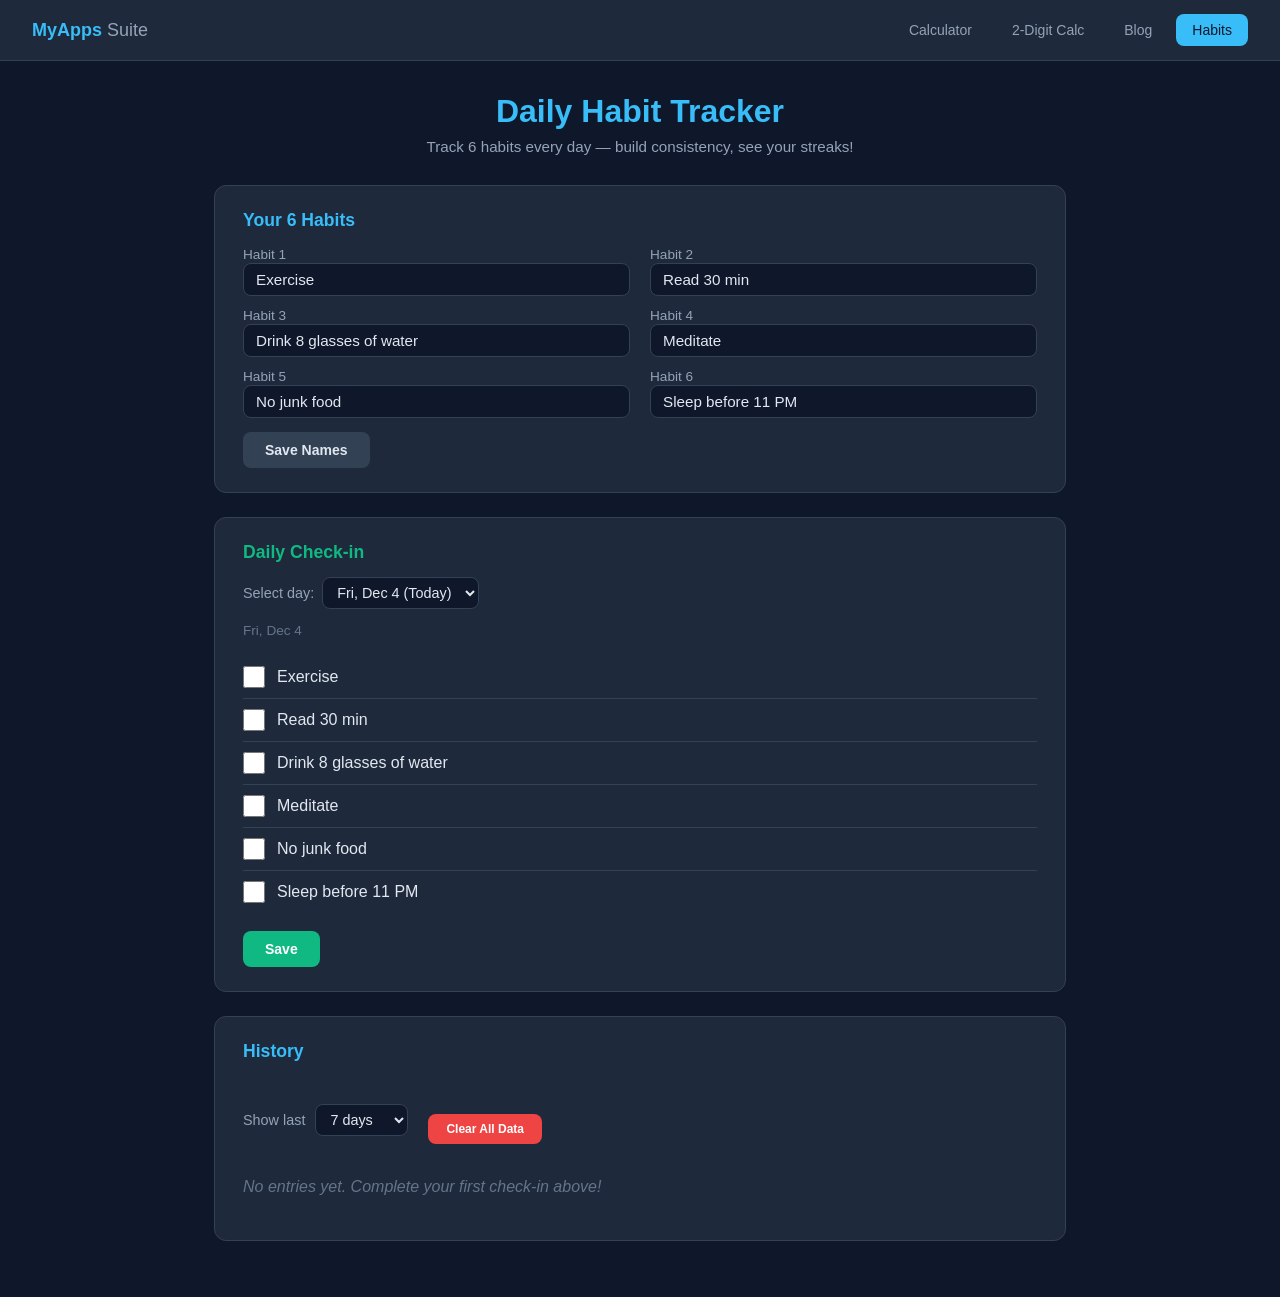
<file: Desktop/ADO MCP DEMO/calculator/habit-tracker.html>
<!DOCTYPE html>
<html lang="en">
<head>
    <meta charset="UTF-8">
    <meta name="viewport" content="width=device-width, initial-scale=1.0">
    <title>Daily Habit Tracker</title>
    <style>
        * { margin: 0; padding: 0; box-sizing: border-box; }

        body {
            font-family: 'Segoe UI', Tahoma, Geneva, Verdana, sans-serif;
            background: #0f172a;
            color: #e2e8f0;
            min-height: 100vh;
        }

        /* ── Nav ── */
        .site-nav {
            background: #1e293b;
            border-bottom: 1px solid #334155;
            padding: 14px 32px;
            display: flex;
            justify-content: space-between;
            align-items: center;
            position: sticky;
            top: 0;
            z-index: 100;
        }
        .site-nav .brand { color: #38bdf8; font-size: 18px; font-weight: 700; text-decoration: none; }
        .site-nav .brand span { color: #94a3b8; font-weight: 400; }
        .nav-links { display: flex; gap: 8px; }
        .nav-links a {
            color: #94a3b8; text-decoration: none; padding: 8px 16px;
            border-radius: 8px; font-size: 14px; font-weight: 500;
            transition: background 0.2s, color 0.2s;
        }
        .nav-links a:hover { background: #334155; color: #e2e8f0; }
        .nav-links a.active { background: #38bdf8; color: #0f172a; }

        .container {
            max-width: 900px;
            margin: 0 auto;
            padding: 32px 24px;
        }

        h1 {
            text-align: center;
            font-size: 2rem;
            margin-bottom: 8px;
            color: #38bdf8;
        }

        .subtitle {
            text-align: center;
            color: #94a3b8;
            margin-bottom: 30px;
            font-size: 0.95rem;
        }

        /* ── Cards ── */
        .card {
            background: #1e293b;
            border: 1px solid #334155;
            border-radius: 12px;
            padding: 24px 28px;
            margin-bottom: 24px;
        }

        .card h2 {
            font-size: 1.1rem;
            margin-bottom: 14px;
            color: #38bdf8;
        }

        .card h2.green { color: #10b981; }
        .card h2.blue  { color: #38bdf8; }

        /* ── Habit Name Editor ── */
        .habit-names-grid {
            display: grid;
            grid-template-columns: 1fr 1fr;
            gap: 10px 20px;
        }

        .habit-names-grid label {
            font-size: 0.85rem;
            color: #94a3b8;
        }

        .habit-names-grid input {
            width: 100%;
            padding: 7px 12px;
            border: 1px solid #334155;
            border-radius: 8px;
            background: #0f172a;
            color: #e2e8f0;
            font-size: 0.95rem;
            outline: none;
            transition: border-color 0.2s;
            font-family: inherit;
        }

        .habit-names-grid input:focus {
            border-color: #38bdf8;
        }

        /* ── Check-in ── */
        .date-selector {
            display: flex;
            align-items: center;
            margin-bottom: 14px;
        }

        .date-selector select {
            padding: 6px 10px;
            border-radius: 8px;
            border: 1px solid #334155;
            background: #0f172a;
            color: #e2e8f0;
            font-size: 0.9rem;
            font-family: inherit;
        }

        .checkin-date {
            font-size: 0.85rem;
            color: #64748b;
            margin-bottom: 18px;
        }

        .checkin-list {
            list-style: none;
        }

        .checkin-list li {
            display: flex;
            align-items: center;
            gap: 12px;
            padding: 10px 0;
            border-bottom: 1px solid #334155;
        }

        .checkin-list li:last-child { border-bottom: none; }

        .checkin-list input[type="checkbox"] {
            width: 22px;
            height: 22px;
            accent-color: #10b981;
            cursor: pointer;
            flex-shrink: 0;
        }

        .checkin-list label {
            font-size: 1rem;
            cursor: pointer;
            flex: 1;
        }

        /* ── Buttons ── */
        .btn {
            display: inline-block;
            margin-top: 18px;
            padding: 10px 22px;
            border: none;
            border-radius: 8px;
            font-size: 14px;
            font-weight: 600;
            cursor: pointer;
            transition: background 0.2s, transform 0.1s;
            font-family: inherit;
        }

        .btn:active { transform: scale(0.97); }

        .btn-save {
            background: #10b981;
            color: #fff;
        }
        .btn-save:hover { background: #34d399; }

        .btn-secondary {
            background: #334155;
            color: #e2e8f0;
            margin-left: 10px;
        }
        .btn-secondary:hover { background: #475569; }

        .btn-danger {
            background: #ef4444;
            color: #fff;
            margin-left: 10px;
            font-size: 12px;
            padding: 8px 18px;
        }
        .btn-danger:hover { background: #f87171; }

        .saved-msg {
            display: inline-block;
            margin-left: 14px;
            color: #10b981;
            font-size: 0.9rem;
            opacity: 0;
            transition: opacity 0.3s;
        }

        .saved-msg.show { opacity: 1; }

        /* ── History Table ── */
        .history-controls {
            display: flex;
            gap: 10px;
            align-items: center;
            margin-bottom: 14px;
            flex-wrap: wrap;
        }

        .history-controls select {
            padding: 6px 10px;
            border-radius: 8px;
            border: 1px solid #334155;
            background: #0f172a;
            color: #e2e8f0;
            font-size: 0.9rem;
            font-family: inherit;
        }

        .table-wrap {
            overflow-x: auto;
        }

        table {
            width: 100%;
            border-collapse: collapse;
            font-size: 0.9rem;
        }

        thead th {
            background: rgba(56, 189, 248, 0.1);
            padding: 10px 8px;
            text-align: center;
            font-weight: 600;
            color: #38bdf8;
            position: sticky;
            top: 0;
        }

        thead th:first-child {
            text-align: left;
            min-width: 110px;
        }

        tbody td {
            padding: 9px 8px;
            text-align: center;
            border-bottom: 1px solid #1e293b;
        }

        tbody td:first-child {
            text-align: left;
            font-weight: 500;
            color: #cbd5e1;
            white-space: nowrap;
        }

        .dot {
            display: inline-block;
            width: 20px;
            height: 20px;
            border-radius: 50%;
        }

        .dot.done {
            background: #10b981;
            box-shadow: 0 0 6px rgba(16, 185, 129, 0.4);
        }

        .dot.missed {
            background: #334155;
        }

        .dot.future {
            background: transparent;
            border: 2px dashed #334155;
        }

        /* ── Stats ── */
        .stats-bar {
            display: flex;
            gap: 24px;
            flex-wrap: wrap;
            margin-bottom: 20px;
        }

        .stat-item {
            background: #0f172a;
            border: 1px solid #334155;
            border-radius: 10px;
            padding: 16px 24px;
            flex: 1;
            min-width: 120px;
            text-align: center;
        }

        .stat-item .val {
            font-size: 1.5rem;
            font-weight: 700;
            color: #38bdf8;
        }

        .stat-item .lbl {
            font-size: 0.7rem;
            color: #64748b;
            text-transform: uppercase;
            letter-spacing: 1px;
            margin-top: 4px;
        }

        .no-data {
            color: #64748b;
            font-style: italic;
            padding: 20px 0;
        }

        @media (max-width: 600px) {
            .site-nav { flex-direction: column; gap: 10px; text-align: center; }
            .habit-names-grid { grid-template-columns: 1fr; }
            h1 { font-size: 1.5rem; }
            .stats-bar { flex-direction: column; }
        }
    </style>
</head>
<body>

<nav class="site-nav">
    <a class="brand" href="index.html">MyApps <span>Suite</span></a>
    <div class="nav-links">
        <a href="index.html">Calculator</a>
        <a href="two-digit-calculator.html">2-Digit Calc</a>
        <a href="blog.html">Blog</a>
        <a href="habit-tracker.html" class="active">Habits</a>
    </div>
</nav>

<div class="container">

<h1>Daily Habit Tracker</h1>
<p class="subtitle">Track 6 habits every day &mdash; build consistency, see your streaks!</p>

<!-- Habit Name Editor -->
<div class="card">
    <h2>Your 6 Habits</h2>
    <div class="habit-names-grid" id="habitNamesGrid"></div>
    <button class="btn btn-secondary" onclick="saveHabitNames()" style="margin-top:14px;margin-left:0;">Save Names</button>
    <span class="saved-msg" id="namesSavedMsg">Names saved!</span>
</div>

<!-- Daily Check-in -->
<div class="card">
    <h2 class="green">Daily Check-in</h2>
    <div class="date-selector">
        <label style="color:#94a3b8;font-size:0.9rem;margin-right:8px;">Select day:</label>
        <select id="checkinDateSelect" onchange="renderCheckin()"></select>
    </div>
    <p class="checkin-date" id="todayDate"></p>
    <ul class="checkin-list" id="checkinList"></ul>
    <div>
        <button class="btn btn-save" onclick="saveCheckin()">Save</button>
        <span class="saved-msg" id="checkinSavedMsg">Saved!</span>
    </div>
</div>

<!-- History Table -->
<div class="card">
    <h2 class="blue">History</h2>

    <div class="stats-bar" id="statsBar"></div>

    <div class="history-controls">
        <label style="color:#94a3b8;font-size:0.9rem;">Show last</label>
        <select id="dayRange" onchange="renderHistory()">
            <option value="7" selected>7 days</option>
            <option value="14">14 days</option>
            <option value="30">30 days</option>
            <option value="0">All time</option>
        </select>
        <button class="btn btn-danger" onclick="clearAllData()">Clear All Data</button>
    </div>

    <div class="table-wrap" id="historyTableWrap"></div>
</div>

</div><!-- .container -->

<script>
    const STORAGE_KEY_HABITS = 'ht_habit_names';
    const STORAGE_KEY_LOG    = 'ht_habit_log';
    const DEFAULT_HABITS = [
        'Exercise',
        'Read 30 min',
        'Drink 8 glasses of water',
        'Meditate',
        'No junk food',
        'Sleep before 11 PM'
    ];

    /* ---- Helpers ---- */
    function todayStr() {
        const d = new Date();
        return d.getFullYear() + '-' +
               String(d.getMonth()+1).padStart(2,'0') + '-' +
               String(d.getDate()).padStart(2,'0');
    }

    function formatDate(ymd) {
        const [y, m, d] = ymd.split('-');
        const dt = new Date(+y, +m - 1, +d);
        const days = ['Sun','Mon','Tue','Wed','Thu','Fri','Sat'];
        const months = ['Jan','Feb','Mar','Apr','May','Jun','Jul','Aug','Sep','Oct','Nov','Dec'];
        return days[dt.getDay()] + ', ' + months[dt.getMonth()] + ' ' + +d;
    }

    function getHabits() {
        const raw = localStorage.getItem(STORAGE_KEY_HABITS);
        return raw ? JSON.parse(raw) : [...DEFAULT_HABITS];
    }

    function setHabits(arr) {
        localStorage.setItem(STORAGE_KEY_HABITS, JSON.stringify(arr));
    }

    function getLog() {
        const raw = localStorage.getItem(STORAGE_KEY_LOG);
        return raw ? JSON.parse(raw) : {};
    }

    function setLog(log) {
        localStorage.setItem(STORAGE_KEY_LOG, JSON.stringify(log));
    }

    function flash(el) {
        el.classList.add('show');
        setTimeout(() => el.classList.remove('show'), 1800);
    }

    /* ---- Habit Names ---- */
    function renderHabitNameInputs() {
        const grid = document.getElementById('habitNamesGrid');
        const habits = getHabits();
        grid.innerHTML = '';
        for (let i = 0; i < 6; i++) {
            const wrap = document.createElement('div');
            wrap.innerHTML = `
                <label>Habit ${i+1}</label>
                <input type="text" id="habitName${i}" value="${habits[i] || ''}" maxlength="40" placeholder="e.g. Exercise">
            `;
            grid.appendChild(wrap);
        }
    }

    function saveHabitNames() {
        const arr = [];
        for (let i = 0; i < 6; i++) {
            const v = document.getElementById('habitName'+i).value.trim();
            arr.push(v || DEFAULT_HABITS[i]);
        }
        setHabits(arr);
        flash(document.getElementById('namesSavedMsg'));
        renderCheckin();
        renderHistory();
    }

    /* ---- Date selector for past 3 days ---- */
    function getEditableDates() {
        const dates = [];
        for (let offset = 0; offset <= 3; offset++) {
            const d = new Date();
            d.setDate(d.getDate() - offset);
            dates.push(d.getFullYear() + '-' +
                String(d.getMonth()+1).padStart(2,'0') + '-' +
                String(d.getDate()).padStart(2,'0'));
        }
        return dates;
    }

    function getSelectedCheckinDate() {
        return document.getElementById('checkinDateSelect').value;
    }

    function populateDateSelector() {
        const sel = document.getElementById('checkinDateSelect');
        sel.innerHTML = '';
        const dates = getEditableDates();
        dates.forEach((d, i) => {
            const opt = document.createElement('option');
            opt.value = d;
            opt.textContent = formatDate(d) + (i === 0 ? ' (Today)' : '');
            sel.appendChild(opt);
        });
    }

    /* ---- Daily Check-in ---- */
    function renderCheckin() {
        const selectedDate = getSelectedCheckinDate();
        document.getElementById('todayDate').textContent = formatDate(selectedDate);
        const habits = getHabits();
        const log = getLog();
        const dayLog = log[selectedDate] || {};

        const ul = document.getElementById('checkinList');
        ul.innerHTML = '';
        habits.forEach((h, i) => {
            const li = document.createElement('li');
            const checked = dayLog[i] ? 'checked' : '';
            li.innerHTML = `
                <input type="checkbox" id="chk${i}" ${checked}>
                <label for="chk${i}">${h}</label>
            `;
            ul.appendChild(li);
        });
    }

    function saveCheckin() {
        const selectedDate = getSelectedCheckinDate();
        const log = getLog();
        const entry = {};
        for (let i = 0; i < 6; i++) {
            entry[i] = document.getElementById('chk'+i).checked;
        }
        log[selectedDate] = entry;
        setLog(log);
        flash(document.getElementById('checkinSavedMsg'));
        renderHistory();
    }

    /* ---- History & Stats ---- */
    function renderHistory() {
        const habits = getHabits();
        const log = getLog();
        const range = +document.getElementById('dayRange').value;
        const today = todayStr();

        // Collect sorted dates
        let dates = Object.keys(log).sort();
        if (range > 0) {
            // last N days from today
            const cutoff = new Date();
            cutoff.setDate(cutoff.getDate() - range + 1);
            const cutStr = cutoff.getFullYear() + '-' +
                           String(cutoff.getMonth()+1).padStart(2,'0') + '-' +
                           String(cutoff.getDate()).padStart(2,'0');
            dates = dates.filter(d => d >= cutStr);
        }

        // Fill missing dates in range
        if (dates.length > 0) {
            const start = new Date(dates[0] + 'T00:00:00');
            const end = new Date(today + 'T00:00:00');
            const allDates = [];
            for (let d = new Date(start); d <= end; d.setDate(d.getDate()+1)) {
                allDates.push(d.getFullYear() + '-' +
                    String(d.getMonth()+1).padStart(2,'0') + '-' +
                    String(d.getDate()).padStart(2,'0'));
            }
            dates = allDates;
            if (range > 0) dates = dates.slice(-range);
        }

        // Stats
        renderStats(habits, log, dates, today);

        const wrap = document.getElementById('historyTableWrap');
        if (dates.length === 0) {
            wrap.innerHTML = '<p class="no-data">No entries yet. Complete your first check-in above!</p>';
            return;
        }

        // Build table – dates as columns, habits as rows
        let html = '<table><thead><tr><th>Habit</th>';
        dates.forEach(d => {
            const short = d.slice(5); // MM-DD
            html += `<th>${short}</th>`;
        });
        html += '</tr></thead><tbody>';

        habits.forEach((h, i) => {
            html += `<tr><td>${h}</td>`;
            dates.forEach(d => {
                const entry = log[d];
                if (!entry) {
                    const cls = d > today ? 'future' : 'missed';
                    html += `<td><span class="dot ${cls}"></span></td>`;
                } else {
                    html += `<td><span class="dot ${entry[i] ? 'done' : 'missed'}"></span></td>`;
                }
            });
            html += '</tr>';
        });

        html += '</tbody></table>';
        wrap.innerHTML = html;
    }

    function renderStats(habits, log, dates, today) {
        const bar = document.getElementById('statsBar');
        const allDates = Object.keys(log).sort();
        if (allDates.length === 0) { bar.innerHTML = ''; return; }

        // Total check-ins
        let totalDone = 0, totalPossible = allDates.length * 6;
        allDates.forEach(d => {
            for (let i = 0; i < 6; i++) if (log[d][i]) totalDone++;
        });

        // Current streak (consecutive days with at least 1 habit done, ending today)
        let streak = 0;
        const d = new Date(today + 'T00:00:00');
        while (true) {
            const ds = d.getFullYear() + '-' +
                       String(d.getMonth()+1).padStart(2,'0') + '-' +
                       String(d.getDate()).padStart(2,'0');
            const entry = log[ds];
            if (!entry) break;
            let any = false;
            for (let i = 0; i < 6; i++) if (entry[i]) any = true;
            if (!any) break;
            streak++;
            d.setDate(d.getDate()-1);
        }

        // Best habit
        const counts = habits.map((_,i) => {
            let c = 0; allDates.forEach(d => { if (log[d][i]) c++; }); return c;
        });
        const bestIdx = counts.indexOf(Math.max(...counts));

        bar.innerHTML = `
            <div class="stat-item"><div class="val">${allDates.length}</div><div class="lbl">Days Tracked</div></div>
            <div class="stat-item"><div class="val">${Math.round(totalDone/totalPossible*100)}%</div><div class="lbl">Completion</div></div>
            <div class="stat-item"><div class="val">${streak}</div><div class="lbl">Day Streak</div></div>
            <div class="stat-item"><div class="val">${habits[bestIdx]}</div><div class="lbl">Best Habit</div></div>
        `;
    }

    /* ---- Clear ---- */
    function clearAllData() {
        if (!confirm('Delete ALL habit tracking data? This cannot be undone.')) return;
        localStorage.removeItem(STORAGE_KEY_HABITS);
        localStorage.removeItem(STORAGE_KEY_LOG);
        renderHabitNameInputs();
        renderCheckin();
        renderHistory();
    }

    /* ---- Init ---- */
    renderHabitNameInputs();
    populateDateSelector();
    renderCheckin();
    renderHistory();
</script>

</body>
</html>
</file>
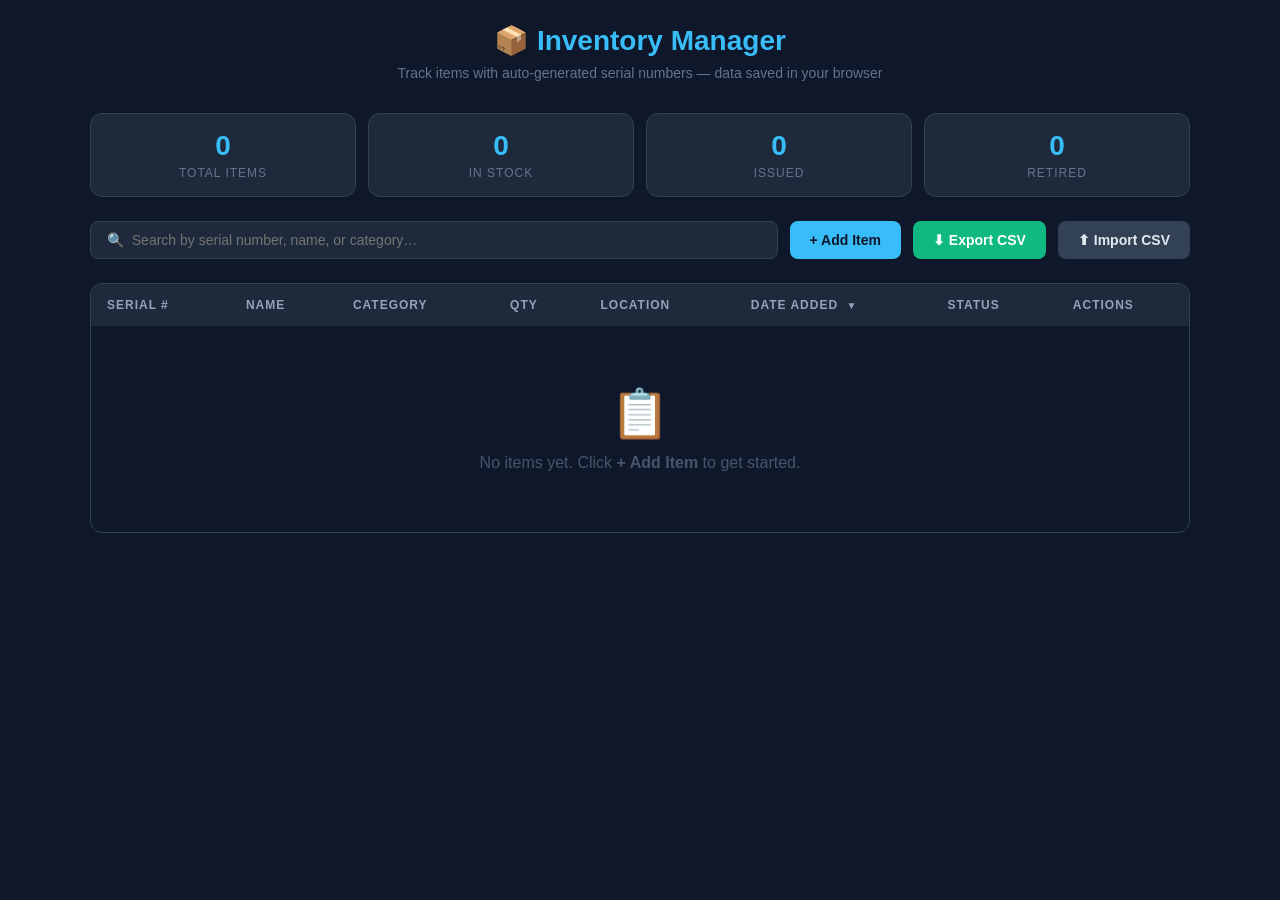
<file: Desktop/ADO MCP DEMO/calculator/inventory.html>
<!DOCTYPE html>
<html lang="en">
<head>
  <meta charset="UTF-8">
  <meta name="viewport" content="width=device-width, initial-scale=1.0">
  <title>Inventory Manager</title>
  <style>
    * { margin: 0; padding: 0; box-sizing: border-box; }

    body {
      background: #0f172a;
      color: #e2e8f0;
      font-family: 'Segoe UI', Tahoma, Geneva, Verdana, sans-serif;
      min-height: 100vh;
      padding: 24px;
    }

    h1 {
      text-align: center;
      color: #38bdf8;
      margin-bottom: 8px;
      font-size: 28px;
    }

    .subtitle {
      text-align: center;
      color: #64748b;
      margin-bottom: 32px;
      font-size: 14px;
    }

    .container {
      max-width: 1100px;
      margin: 0 auto;
    }

    /* ── Top Bar ── */
    .top-bar {
      display: flex;
      gap: 12px;
      margin-bottom: 24px;
      flex-wrap: wrap;
    }

    .top-bar input[type="text"] {
      flex: 1;
      min-width: 200px;
      padding: 10px 16px;
      border-radius: 8px;
      border: 1px solid #334155;
      background: #1e293b;
      color: #e2e8f0;
      font-size: 14px;
      outline: none;
    }

    .top-bar input[type="text"]:focus {
      border-color: #38bdf8;
    }

    .btn {
      padding: 10px 20px;
      border: none;
      border-radius: 8px;
      font-size: 14px;
      font-weight: 600;
      cursor: pointer;
      transition: background 0.2s, transform 0.1s;
    }

    .btn:active { transform: scale(0.97); }

    .btn-primary {
      background: #38bdf8;
      color: #0f172a;
    }

    .btn-primary:hover { background: #7dd3fc; }

    .btn-danger {
      background: #ef4444;
      color: #fff;
      padding: 6px 12px;
      font-size: 12px;
    }

    .btn-danger:hover { background: #f87171; }

    .btn-edit {
      background: #f59e0b;
      color: #0f172a;
      padding: 6px 12px;
      font-size: 12px;
    }

    .btn-edit:hover { background: #fbbf24; }

    .btn-secondary {
      background: #334155;
      color: #e2e8f0;
    }

    .btn-secondary:hover { background: #475569; }

    .btn-export {
      background: #10b981;
      color: #fff;
    }

    .btn-export:hover { background: #34d399; }

    /* ── Stats ── */
    .stats {
      display: grid;
      grid-template-columns: repeat(auto-fit, minmax(150px, 1fr));
      gap: 12px;
      margin-bottom: 24px;
    }

    .stat-card {
      background: #1e293b;
      border-radius: 12px;
      padding: 16px;
      text-align: center;
      border: 1px solid #334155;
    }

    .stat-card .value {
      font-size: 28px;
      font-weight: 700;
      color: #38bdf8;
    }

    .stat-card .label {
      font-size: 12px;
      color: #64748b;
      text-transform: uppercase;
      letter-spacing: 1px;
      margin-top: 4px;
    }

    /* ── Form Modal ── */
    .overlay {
      display: none;
      position: fixed;
      inset: 0;
      background: rgba(0,0,0,0.6);
      z-index: 100;
      justify-content: center;
      align-items: center;
    }

    .overlay.active { display: flex; }

    .modal {
      background: #1e293b;
      border-radius: 16px;
      padding: 32px;
      width: 420px;
      max-width: 95vw;
      border: 1px solid #334155;
    }

    .modal h2 {
      color: #38bdf8;
      margin-bottom: 20px;
      font-size: 20px;
    }

    .form-group {
      margin-bottom: 16px;
    }

    .form-group label {
      display: block;
      font-size: 13px;
      color: #94a3b8;
      margin-bottom: 6px;
    }

    .form-group input,
    .form-group select {
      width: 100%;
      padding: 10px 14px;
      border-radius: 8px;
      border: 1px solid #334155;
      background: #0f172a;
      color: #e2e8f0;
      font-size: 14px;
      outline: none;
    }

    .form-group input:focus,
    .form-group select:focus {
      border-color: #38bdf8;
    }

    .form-buttons {
      display: flex;
      gap: 12px;
      margin-top: 20px;
    }

    .form-buttons .btn { flex: 1; }

    /* ── Table ── */
    .table-wrapper {
      overflow-x: auto;
      border-radius: 12px;
      border: 1px solid #334155;
    }

    table {
      width: 100%;
      border-collapse: collapse;
      font-size: 14px;
    }

    thead {
      background: #1e293b;
    }

    th {
      padding: 14px 16px;
      text-align: left;
      color: #94a3b8;
      font-size: 12px;
      text-transform: uppercase;
      letter-spacing: 1px;
      cursor: pointer;
      user-select: none;
      white-space: nowrap;
    }

    th:hover { color: #38bdf8; }

    th .sort-arrow { margin-left: 4px; font-size: 10px; }

    td {
      padding: 12px 16px;
      border-top: 1px solid #1e293b;
      white-space: nowrap;
    }

    tr:nth-child(even) { background: rgba(30, 41, 59, 0.4); }

    tr:hover { background: rgba(56, 189, 248, 0.05); }

    .status-badge {
      display: inline-block;
      padding: 3px 10px;
      border-radius: 20px;
      font-size: 12px;
      font-weight: 600;
    }

    .status-in-stock   { background: #064e3b; color: #6ee7b7; }
    .status-issued     { background: #78350f; color: #fcd34d; }
    .status-retired    { background: #7f1d1d; color: #fca5a5; }

    .actions { display: flex; gap: 6px; }

    .empty-state {
      text-align: center;
      padding: 60px 20px;
      color: #475569;
    }

    .empty-state .icon { font-size: 48px; margin-bottom: 12px; }

    /* ── Responsive ── */
    @media (max-width: 600px) {
      body { padding: 12px; }
      .modal { padding: 20px; }
    }
  </style>
</head>
<body>

<div class="container">
  <h1>📦 Inventory Manager</h1>
  <p class="subtitle">Track items with auto-generated serial numbers — data saved in your browser</p>

  <!-- Stats -->
  <div class="stats">
    <div class="stat-card">
      <div class="value" id="statTotal">0</div>
      <div class="label">Total Items</div>
    </div>
    <div class="stat-card">
      <div class="value" id="statInStock">0</div>
      <div class="label">In Stock</div>
    </div>
    <div class="stat-card">
      <div class="value" id="statIssued">0</div>
      <div class="label">Issued</div>
    </div>
    <div class="stat-card">
      <div class="value" id="statRetired">0</div>
      <div class="label">Retired</div>
    </div>
  </div>

  <!-- Top Bar -->
  <div class="top-bar">
    <input type="text" id="searchBox" placeholder="🔍  Search by serial number, name, or category…">
    <button class="btn btn-primary" onclick="openAddModal()">+ Add Item</button>
    <button class="btn btn-export" onclick="exportCSV()">⬇ Export CSV</button>
    <button class="btn btn-secondary" onclick="importCSV()">⬆ Import CSV</button>
  </div>

  <!-- Table -->
  <div class="table-wrapper">
    <table>
      <thead>
        <tr>
          <th onclick="sortBy('serial_number')">Serial # <span class="sort-arrow" id="sort-serial_number"></span></th>
          <th onclick="sortBy('name')">Name <span class="sort-arrow" id="sort-name"></span></th>
          <th onclick="sortBy('category')">Category <span class="sort-arrow" id="sort-category"></span></th>
          <th onclick="sortBy('quantity')">Qty <span class="sort-arrow" id="sort-quantity"></span></th>
          <th onclick="sortBy('location')">Location <span class="sort-arrow" id="sort-location"></span></th>
          <th onclick="sortBy('date_added')">Date Added <span class="sort-arrow" id="sort-date_added"></span></th>
          <th onclick="sortBy('status')">Status <span class="sort-arrow" id="sort-status"></span></th>
          <th>Actions</th>
        </tr>
      </thead>
      <tbody id="tableBody"></tbody>
    </table>
    <div class="empty-state" id="emptyState" style="display: none;">
      <div class="icon">📋</div>
      <div>No items yet. Click <strong>+ Add Item</strong> to get started.</div>
    </div>
  </div>
</div>

<!-- Add / Edit Modal -->
<div class="overlay" id="modal">
  <div class="modal">
    <h2 id="modalTitle">Add New Item</h2>
    <input type="hidden" id="editId">

    <div class="form-group">
      <label>Serial Number (auto-generated)</label>
      <input type="text" id="fSerialNumber" readonly>
    </div>

    <div class="form-group">
      <label>Item Name *</label>
      <input type="text" id="fName" placeholder="e.g. Dell XPS 15 Laptop">
    </div>

    <div class="form-group">
      <label>Category</label>
      <input type="text" id="fCategory" placeholder="e.g. Electronics, Furniture" list="categoryList">
      <datalist id="categoryList"></datalist>
    </div>

    <div class="form-group">
      <label>Quantity</label>
      <input type="number" id="fQuantity" value="1" min="0">
    </div>

    <div class="form-group">
      <label>Location</label>
      <input type="text" id="fLocation" placeholder="e.g. Warehouse A, Office 302">
    </div>

    <div class="form-group">
      <label>Status</label>
      <select id="fStatus">
        <option value="In Stock">In Stock</option>
        <option value="Issued">Issued</option>
        <option value="Retired">Retired</option>
      </select>
    </div>

    <div class="form-buttons">
      <button class="btn btn-secondary" onclick="closeModal()">Cancel</button>
      <button class="btn btn-primary" onclick="saveItem()">Save</button>
    </div>
  </div>
</div>

<!-- Hidden file input for CSV import -->
<input type="file" id="csvFileInput" accept=".csv" style="display:none" onchange="handleCSVImport(event)">

<script>
  // ── Data Layer ──
  const STORAGE_KEY = 'inventory_items';
  const COUNTER_KEY = 'inventory_counter';

  function loadItems() {
    const raw = localStorage.getItem(STORAGE_KEY);
    return raw ? JSON.parse(raw) : [];
  }

  function saveItems(items) {
    localStorage.setItem(STORAGE_KEY, JSON.stringify(items));
  }

  function getNextCounter() {
    let counter = parseInt(localStorage.getItem(COUNTER_KEY) || '0', 10);
    counter++;
    localStorage.setItem(COUNTER_KEY, String(counter));
    return counter;
  }

  function generateSerialNumber() {
    const year = new Date().getFullYear();
    const num = getNextCounter();
    return `SN-${year}-${String(num).padStart(4, '0')}`;
  }

  // ── State ──
  let currentSort = { field: 'date_added', asc: false };

  // ── Render ──
  function render() {
    const items = loadItems();
    const query = document.getElementById('searchBox').value.toLowerCase();

    // Filter
    let filtered = items;
    if (query) {
      filtered = items.filter(item =>
        item.serial_number.toLowerCase().includes(query) ||
        item.name.toLowerCase().includes(query) ||
        (item.category || '').toLowerCase().includes(query) ||
        (item.location || '').toLowerCase().includes(query)
      );
    }

    // Sort
    filtered.sort((a, b) => {
      let va = a[currentSort.field] || '';
      let vb = b[currentSort.field] || '';
      if (currentSort.field === 'quantity') {
        va = Number(va); vb = Number(vb);
      } else if (currentSort.field === 'date_added') {
        va = new Date(va); vb = new Date(vb);
      } else {
        va = String(va).toLowerCase();
        vb = String(vb).toLowerCase();
      }
      if (va < vb) return currentSort.asc ? -1 : 1;
      if (va > vb) return currentSort.asc ? 1 : -1;
      return 0;
    });

    // Update sort arrows
    document.querySelectorAll('.sort-arrow').forEach(el => el.textContent = '');
    const arrowEl = document.getElementById(`sort-${currentSort.field}`);
    if (arrowEl) arrowEl.textContent = currentSort.asc ? '▲' : '▼';

    // Stats
    document.getElementById('statTotal').textContent = items.length;
    document.getElementById('statInStock').textContent = items.filter(i => i.status === 'In Stock').length;
    document.getElementById('statIssued').textContent = items.filter(i => i.status === 'Issued').length;
    document.getElementById('statRetired').textContent = items.filter(i => i.status === 'Retired').length;

    // Table
    const tbody = document.getElementById('tableBody');
    const emptyState = document.getElementById('emptyState');

    if (filtered.length === 0) {
      tbody.innerHTML = '';
      emptyState.style.display = 'block';
      return;
    }

    emptyState.style.display = 'none';

    tbody.innerHTML = filtered.map(item => {
      const statusClass = item.status === 'In Stock' ? 'status-in-stock'
                        : item.status === 'Issued'   ? 'status-issued'
                        :                               'status-retired';
      return `
        <tr>
          <td><strong>${esc(item.serial_number)}</strong></td>
          <td>${esc(item.name)}</td>
          <td>${esc(item.category || '—')}</td>
          <td>${item.quantity}</td>
          <td>${esc(item.location || '—')}</td>
          <td>${item.date_added}</td>
          <td><span class="status-badge ${statusClass}">${esc(item.status)}</span></td>
          <td class="actions">
            <button class="btn btn-edit" onclick="openEditModal('${item.id}')">Edit</button>
            <button class="btn btn-danger" onclick="deleteItem('${item.id}')">Delete</button>
          </td>
        </tr>`;
    }).join('');

    // Update category datalist
    const categories = [...new Set(items.map(i => i.category).filter(Boolean))];
    document.getElementById('categoryList').innerHTML =
      categories.map(c => `<option value="${esc(c)}">`).join('');
  }

  function esc(str) {
    const div = document.createElement('div');
    div.textContent = str;
    return div.innerHTML;
  }

  // ── Sort ──
  function sortBy(field) {
    if (currentSort.field === field) {
      currentSort.asc = !currentSort.asc;
    } else {
      currentSort.field = field;
      currentSort.asc = true;
    }
    render();
  }

  // ── Modal ──
  function openAddModal() {
    document.getElementById('modalTitle').textContent = 'Add New Item';
    document.getElementById('editId').value = '';
    document.getElementById('fSerialNumber').value = generateSerialNumber();
    document.getElementById('fName').value = '';
    document.getElementById('fCategory').value = '';
    document.getElementById('fQuantity').value = '1';
    document.getElementById('fLocation').value = '';
    document.getElementById('fStatus').value = 'In Stock';
    document.getElementById('modal').classList.add('active');
    document.getElementById('fName').focus();
  }

  function openEditModal(id) {
    const items = loadItems();
    const item = items.find(i => i.id === id);
    if (!item) return;

    document.getElementById('modalTitle').textContent = 'Edit Item';
    document.getElementById('editId').value = id;
    document.getElementById('fSerialNumber').value = item.serial_number;
    document.getElementById('fName').value = item.name;
    document.getElementById('fCategory').value = item.category || '';
    document.getElementById('fQuantity').value = item.quantity;
    document.getElementById('fLocation').value = item.location || '';
    document.getElementById('fStatus').value = item.status;
    document.getElementById('modal').classList.add('active');
    document.getElementById('fName').focus();
  }

  function closeModal() {
    document.getElementById('modal').classList.remove('active');
  }

  function saveItem() {
    const name = document.getElementById('fName').value.trim();
    if (!name) {
      alert('Item name is required.');
      return;
    }

    const editId = document.getElementById('editId').value;
    const items = loadItems();

    if (editId) {
      // Update existing
      const idx = items.findIndex(i => i.id === editId);
      if (idx === -1) return;
      items[idx].name     = name;
      items[idx].category = document.getElementById('fCategory').value.trim();
      items[idx].quantity = parseInt(document.getElementById('fQuantity').value, 10) || 0;
      items[idx].location = document.getElementById('fLocation').value.trim();
      items[idx].status   = document.getElementById('fStatus').value;
    } else {
      // Add new
      const newItem = {
        id:            crypto.randomUUID(),
        serial_number: document.getElementById('fSerialNumber').value,
        name:          name,
        category:      document.getElementById('fCategory').value.trim(),
        quantity:       parseInt(document.getElementById('fQuantity').value, 10) || 0,
        location:      document.getElementById('fLocation').value.trim(),
        status:        document.getElementById('fStatus').value,
        date_added:    new Date().toISOString().split('T')[0]
      };
      items.push(newItem);
    }

    saveItems(items);
    closeModal();
    render();
  }

  // ── Delete ──
  function deleteItem(id) {
    if (!confirm('Delete this item?')) return;
    const items = loadItems().filter(i => i.id !== id);
    saveItems(items);
    render();
  }

  // ── Export CSV ──
  function exportCSV() {
    const items = loadItems();
    if (items.length === 0) { alert('Nothing to export.'); return; }

    const headers = ['Serial Number', 'Name', 'Category', 'Quantity', 'Location', 'Date Added', 'Status'];
    const rows = items.map(i => [
      i.serial_number, i.name, i.category || '', i.quantity, i.location || '', i.date_added, i.status
    ]);

    let csv = headers.join(',') + '\n';
    rows.forEach(row => {
      csv += row.map(v => `"${String(v).replace(/"/g, '""')}"`).join(',') + '\n';
    });

    const blob = new Blob([csv], { type: 'text/csv' });
    const url = URL.createObjectURL(blob);
    const a = document.createElement('a');
    a.href = url;
    a.download = `inventory_${new Date().toISOString().split('T')[0]}.csv`;
    a.click();
    URL.revokeObjectURL(url);
  }

  // ── Import CSV ──
  function importCSV() {
    document.getElementById('csvFileInput').click();
  }

  function handleCSVImport(event) {
    const file = event.target.files[0];
    if (!file) return;

    const reader = new FileReader();
    reader.onload = function(e) {
      const lines = e.target.result.split('\n').filter(l => l.trim());
      if (lines.length < 2) { alert('CSV file is empty or has no data rows.'); return; }

      // Skip header
      const items = loadItems();
      let added = 0;

      for (let i = 1; i < lines.length; i++) {
        const cols = parseCSVLine(lines[i]);
        if (cols.length < 2) continue;

        items.push({
          id:            crypto.randomUUID(),
          serial_number: cols[0] || generateSerialNumber(),
          name:          cols[1] || 'Unnamed',
          category:      cols[2] || '',
          quantity:       parseInt(cols[3], 10) || 1,
          location:      cols[4] || '',
          date_added:    cols[5] || new Date().toISOString().split('T')[0],
          status:        cols[6] || 'In Stock'
        });
        added++;
      }

      saveItems(items);
      render();
      alert(`Imported ${added} item(s).`);
      event.target.value = '';
    };
    reader.readAsText(file);
  }

  function parseCSVLine(line) {
    const result = [];
    let current = '';
    let inQuotes = false;
    for (let i = 0; i < line.length; i++) {
      const ch = line[i];
      if (inQuotes) {
        if (ch === '"' && line[i + 1] === '"') { current += '"'; i++; }
        else if (ch === '"') inQuotes = false;
        else current += ch;
      } else {
        if (ch === '"') inQuotes = true;
        else if (ch === ',') { result.push(current.trim()); current = ''; }
        else current += ch;
      }
    }
    result.push(current.trim());
    return result;
  }

  // ── Init ──
  document.getElementById('searchBox').addEventListener('input', render);

  // Close modal on overlay click
  document.getElementById('modal').addEventListener('click', function(e) {
    if (e.target === this) closeModal();
  });

  // Close modal on Escape
  document.addEventListener('keydown', function(e) {
    if (e.key === 'Escape') closeModal();
  });

  render();
</script>

</body>
</html>
</file>
<file: Desktop/ADO MCP DEMO/blog/style.css>
/* ===== Reset & Base ===== */
* {
  margin: 0;
  padding: 0;
  box-sizing: border-box;
}

:root {
  --bg: #f5f7fa;
  --bg-card: #ffffff;
  --text: #2d3436;
  --text-muted: #636e72;
  --accent: #6c5ce7;
  --accent-hover: #5a4bd1;
  --border: #dfe6e9;
  --shadow: rgba(0, 0, 0, 0.08);
  --nav-bg: #ffffff;
  --hero-bg: linear-gradient(135deg, #6c5ce7, #a29bfe);
}

[data-theme="dark"] {
  --bg: #1a1a2e;
  --bg-card: #16213e;
  --text: #eee;
  --text-muted: #b2bec3;
  --accent: #a29bfe;
  --accent-hover: #6c5ce7;
  --border: #2d3a5c;
  --shadow: rgba(0, 0, 0, 0.3);
  --nav-bg: #16213e;
  --hero-bg: linear-gradient(135deg, #0f3460, #533483);
}

body {
  font-family: 'Segoe UI', Tahoma, Geneva, Verdana, sans-serif;
  background: var(--bg);
  color: var(--text);
  line-height: 1.6;
  transition: background 0.3s, color 0.3s;
}

a {
  text-decoration: none;
  color: var(--accent);
}

.container {
  max-width: 960px;
  margin: 0 auto;
  padding: 0 20px;
}

/* ===== Navbar ===== */
.navbar {
  background: var(--nav-bg);
  border-bottom: 1px solid var(--border);
  padding: 16px 0;
  position: sticky;
  top: 0;
  z-index: 100;
  transition: background 0.3s;
}

.navbar .container {
  display: flex;
  align-items: center;
  justify-content: space-between;
}

.logo {
  font-size: 1.4rem;
  font-weight: 700;
  color: var(--text);
}

.nav-links {
  list-style: none;
  display: flex;
  gap: 24px;
}

.nav-links a {
  color: var(--text-muted);
  font-weight: 500;
  transition: color 0.2s;
}

.nav-links a:hover,
.nav-links a.active {
  color: var(--accent);
}

.theme-toggle {
  background: none;
  border: 1px solid var(--border);
  border-radius: 8px;
  padding: 6px 10px;
  font-size: 1.1rem;
  cursor: pointer;
  transition: background 0.2s;
}

.theme-toggle:hover {
  background: var(--border);
}

.menu-btn {
  display: none;
  background: none;
  border: none;
  font-size: 1.5rem;
  cursor: pointer;
  color: var(--text);
}

/* ===== Hero ===== */
.hero {
  background: var(--hero-bg);
  color: #fff;
  text-align: center;
  padding: 80px 20px;
}

.hero h1 {
  font-size: 2.5rem;
  margin-bottom: 12px;
}

.hero p {
  font-size: 1.2rem;
  opacity: 0.9;
}

/* ===== Search ===== */
.search-bar {
  margin: 30px 0 20px;
}

.search-bar input {
  width: 100%;
  padding: 12px 16px;
  border: 1px solid var(--border);
  border-radius: 10px;
  font-size: 1rem;
  background: var(--bg-card);
  color: var(--text);
  outline: none;
  transition: border-color 0.2s;
}

.search-bar input:focus {
  border-color: var(--accent);
}

/* ===== Posts ===== */
.main-content {
  padding-top: 10px;
  padding-bottom: 40px;
}

.posts {
  display: grid;
  grid-template-columns: repeat(auto-fill, minmax(420px, 1fr));
  gap: 24px;
}

.post {
  background: var(--bg-card);
  border-radius: 14px;
  overflow: hidden;
  box-shadow: 0 4px 20px var(--shadow);
  transition: transform 0.2s, box-shadow 0.2s;
}

.post:hover {
  transform: translateY(-4px);
  box-shadow: 0 8px 30px var(--shadow);
}

.post-image {
  height: 160px;
}

.post-content {
  padding: 20px;
}

.post-meta {
  display: flex;
  justify-content: space-between;
  align-items: center;
  margin-bottom: 10px;
}

.post-meta .date {
  font-size: 0.85rem;
  color: var(--text-muted);
}

.post-meta .tag {
  background: var(--accent);
  color: #fff;
  padding: 3px 10px;
  border-radius: 20px;
  font-size: 0.75rem;
  font-weight: 600;
  text-transform: uppercase;
  letter-spacing: 0.5px;
}

.post h2 {
  font-size: 1.25rem;
  margin-bottom: 10px;
  color: var(--text);
}

.post p {
  color: var(--text-muted);
  font-size: 0.95rem;
  margin-bottom: 14px;
}

.read-more {
  font-weight: 600;
  font-size: 0.9rem;
  color: var(--accent);
  transition: color 0.2s;
}

.read-more:hover {
  color: var(--accent-hover);
}

/* ===== About ===== */
.about {
  background: var(--bg-card);
  padding: 60px 20px;
  text-align: center;
  border-top: 1px solid var(--border);
}

.about h2 {
  font-size: 1.8rem;
  margin-bottom: 16px;
}

.about p {
  max-width: 600px;
  margin: 0 auto;
  color: var(--text-muted);
  font-size: 1.05rem;
}

/* ===== Contact ===== */
.contact {
  padding: 60px 20px;
  text-align: center;
}

.contact h2 {
  font-size: 1.8rem;
  margin-bottom: 24px;
}

.contact form {
  max-width: 500px;
  margin: 0 auto;
  display: flex;
  flex-direction: column;
  gap: 14px;
}

.contact input,
.contact textarea {
  padding: 12px 16px;
  border: 1px solid var(--border);
  border-radius: 10px;
  font-size: 1rem;
  background: var(--bg-card);
  color: var(--text);
  outline: none;
  font-family: inherit;
  transition: border-color 0.2s;
}

.contact input:focus,
.contact textarea:focus {
  border-color: var(--accent);
}

.contact button {
  background: var(--accent);
  color: #fff;
  border: none;
  padding: 14px;
  border-radius: 10px;
  font-size: 1rem;
  font-weight: 600;
  cursor: pointer;
  transition: background 0.2s;
}

.contact button:hover {
  background: var(--accent-hover);
}

/* ===== Footer ===== */
.footer {
  background: var(--nav-bg);
  border-top: 1px solid var(--border);
  padding: 20px;
  text-align: center;
  color: var(--text-muted);
  font-size: 0.9rem;
}

/* ===== Responsive ===== */
@media (max-width: 768px) {
  .nav-links {
    display: none;
    flex-direction: column;
    position: absolute;
    top: 60px;
    left: 0;
    right: 0;
    background: var(--nav-bg);
    padding: 20px;
    gap: 16px;
    border-bottom: 1px solid var(--border);
  }

  .nav-links.open {
    display: flex;
  }

  .menu-btn {
    display: block;
  }

  .hero h1 {
    font-size: 1.8rem;
  }

  .posts {
    grid-template-columns: 1fr;
  }
}
</file>
